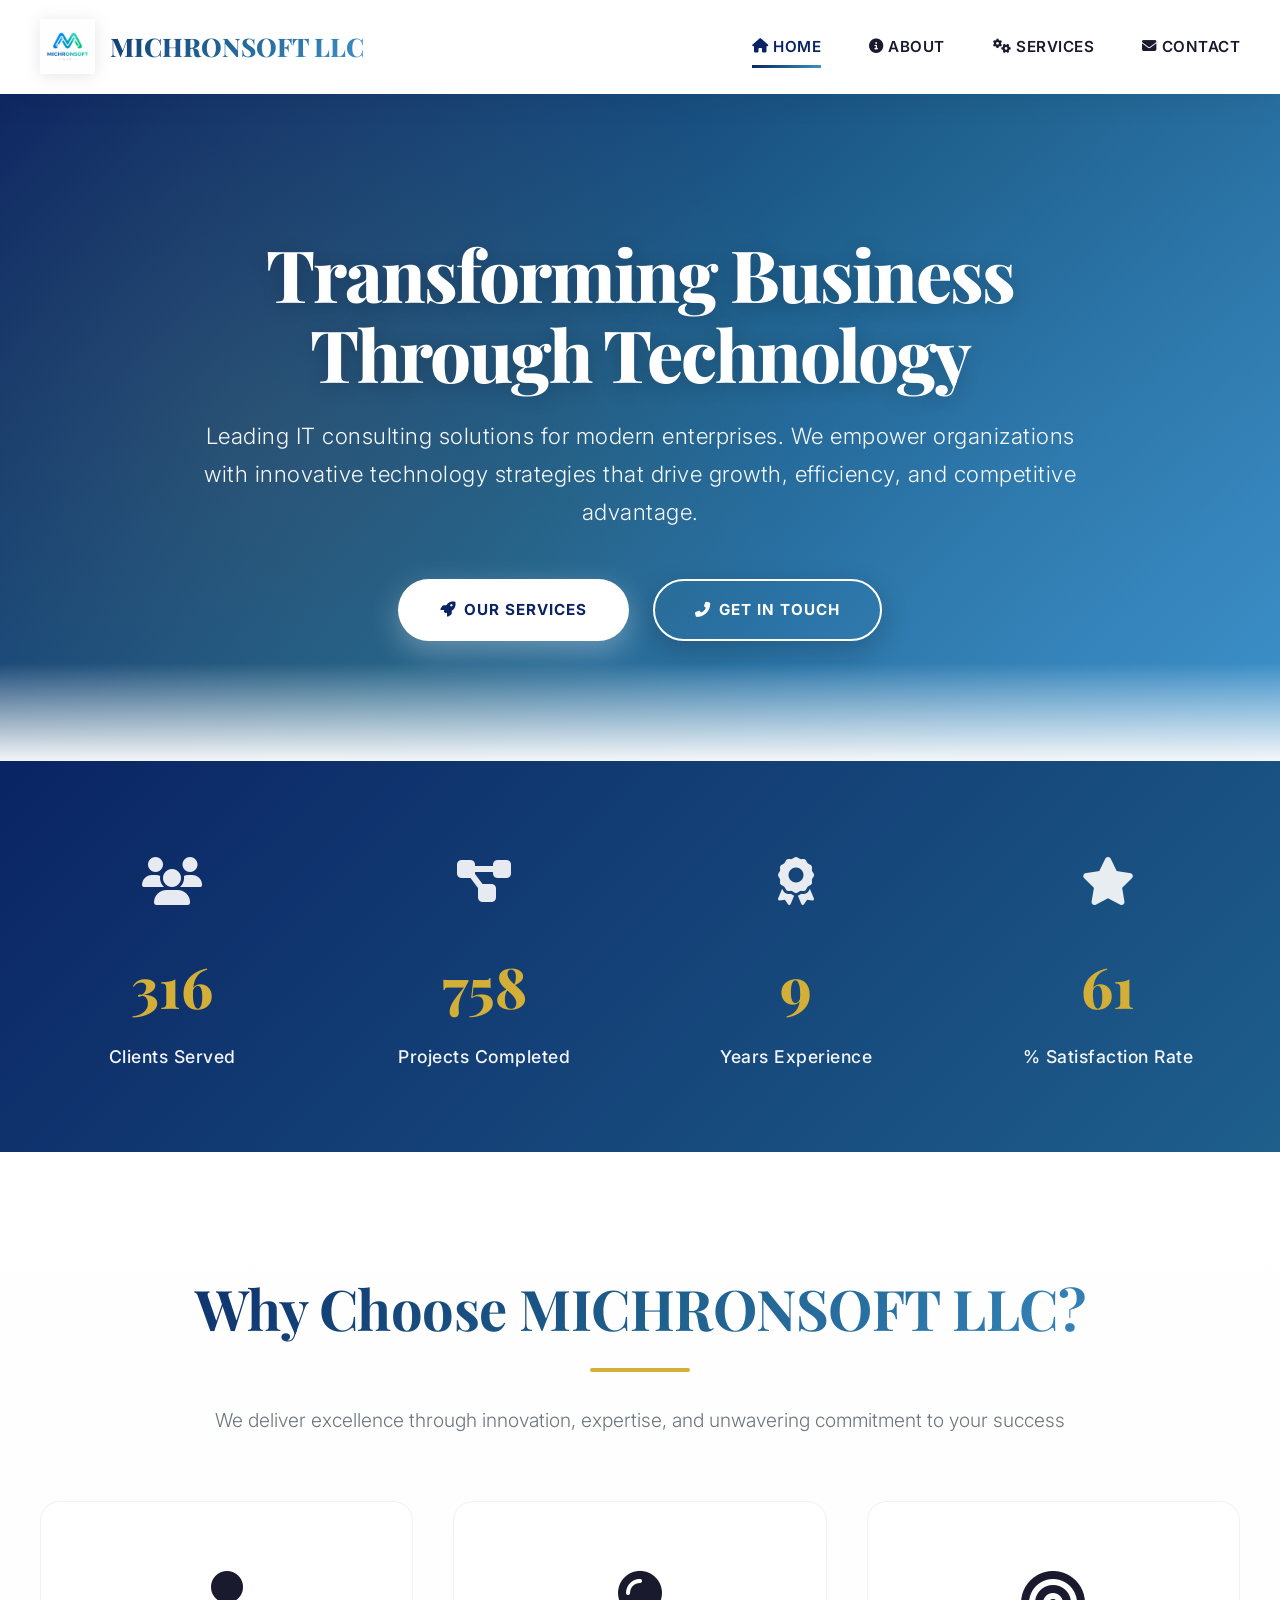
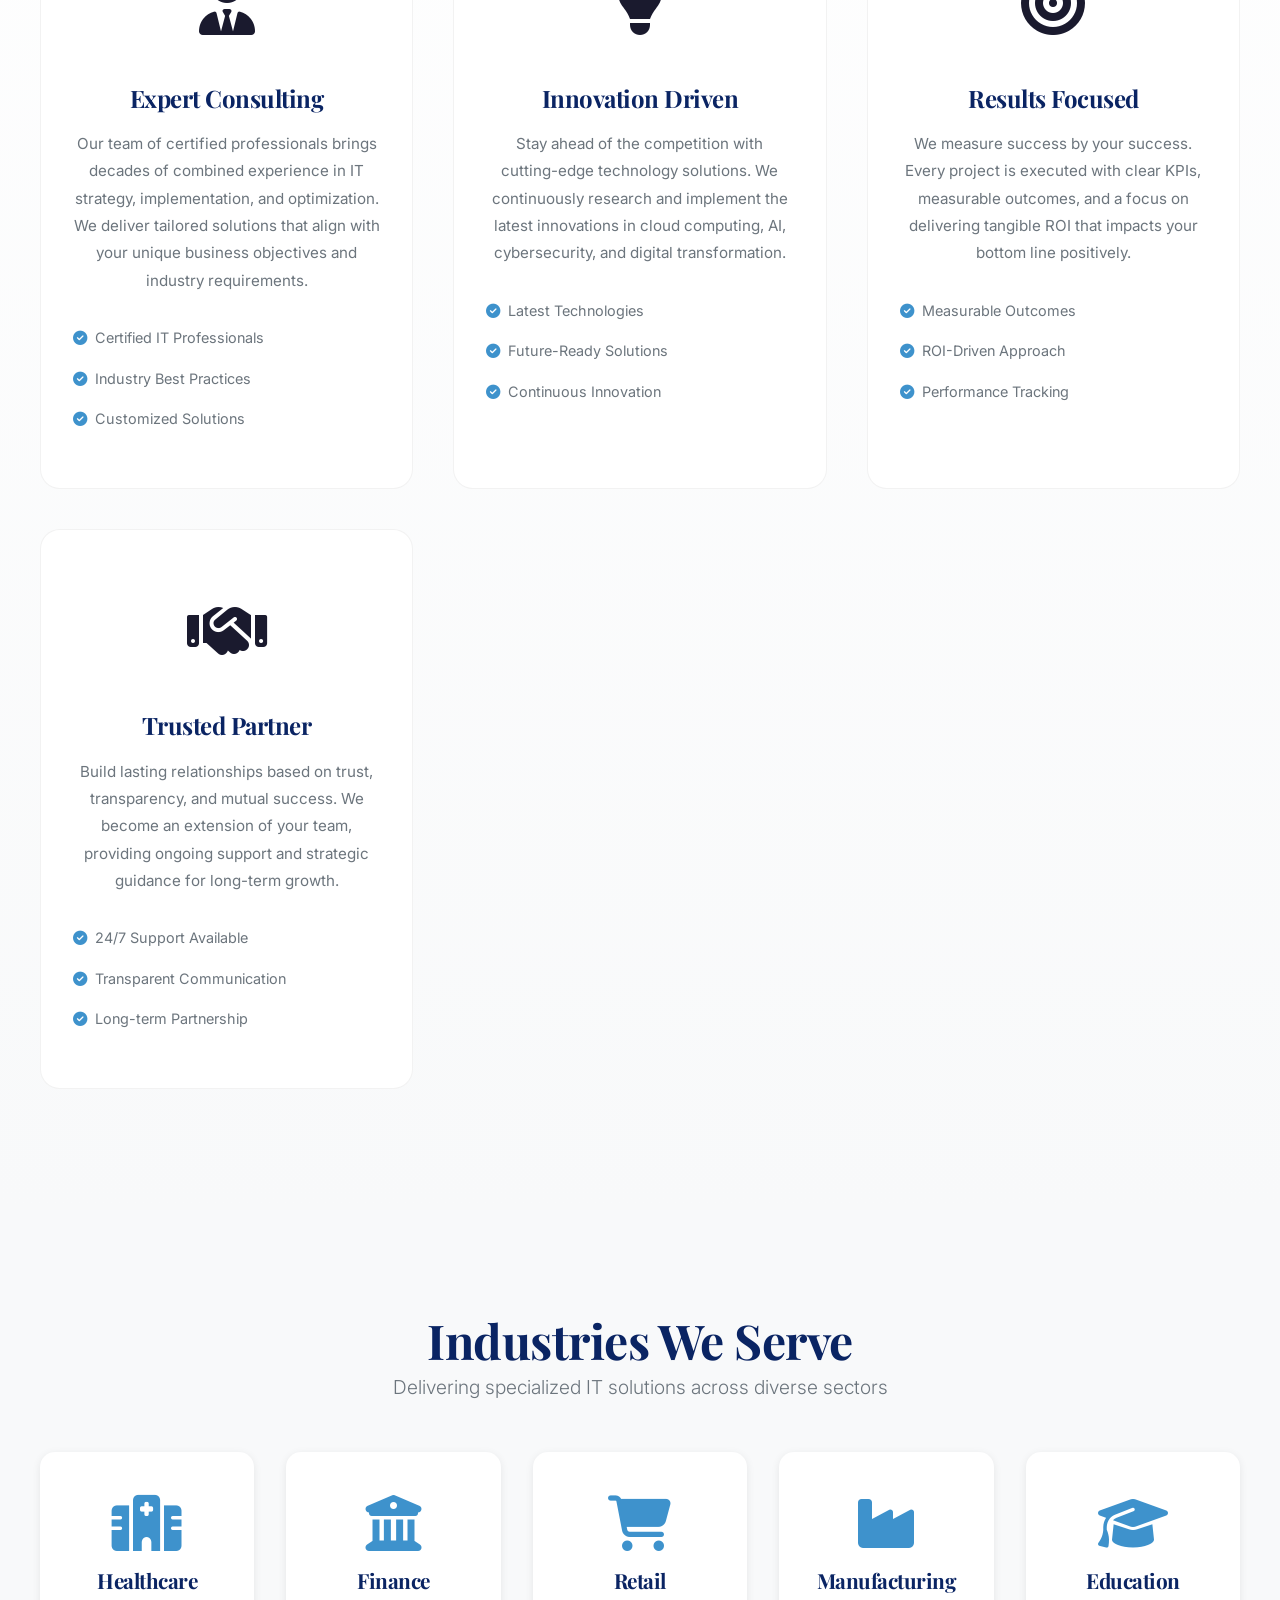
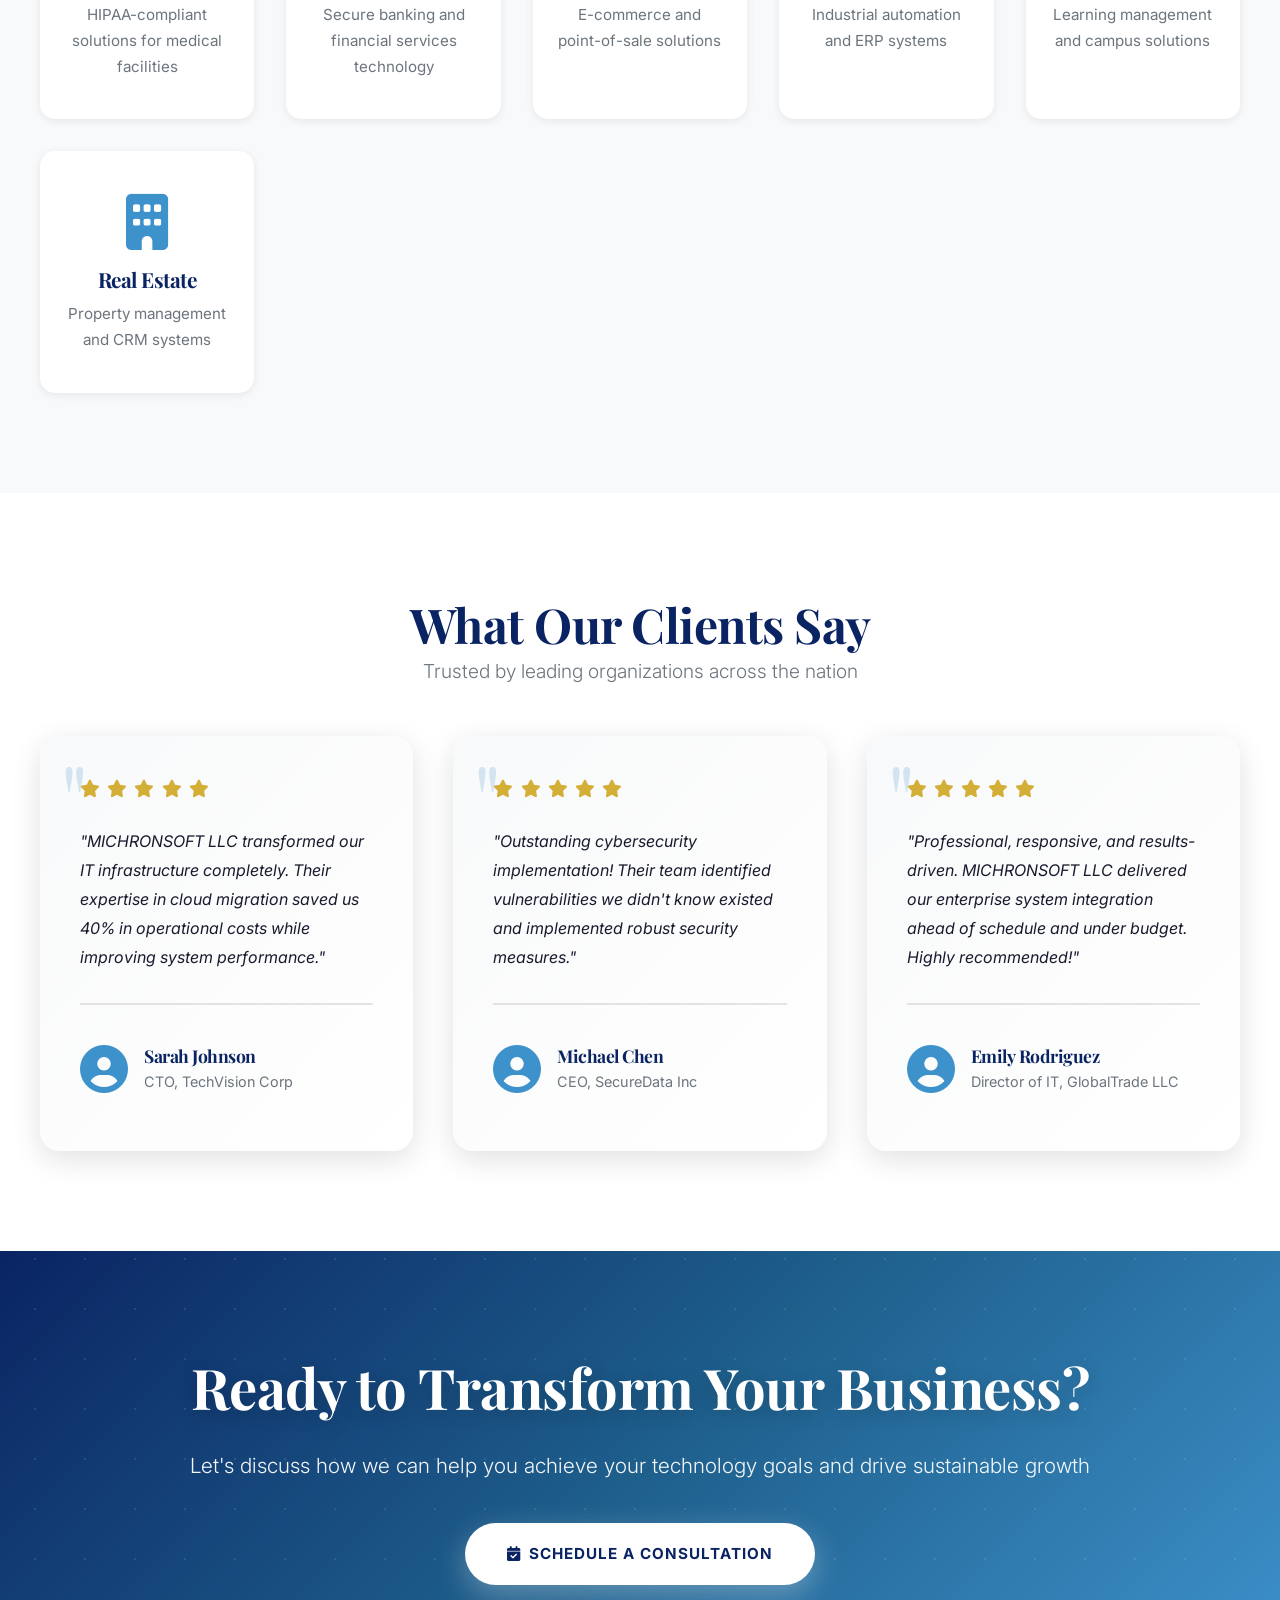
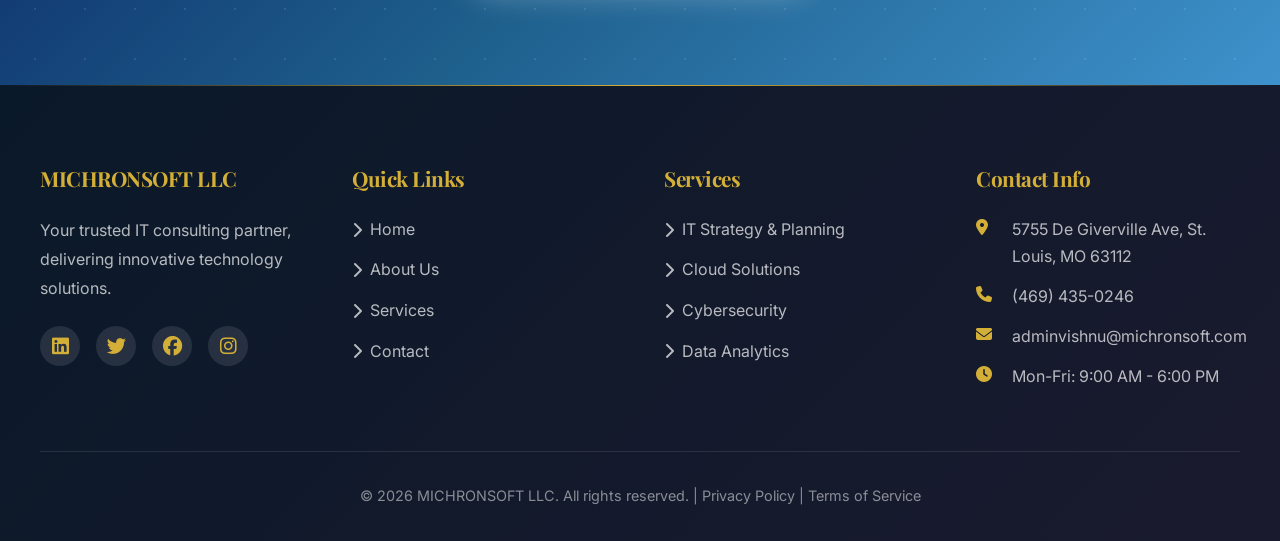
<file: index.html>
<!DOCTYPE html>
<html lang="en">
<head>
    <meta charset="UTF-8">
    <meta name="viewport" content="width=device-width, initial-scale=1.0">
    <title>MICHRONSOFT LLC - IT Consulting Solutions</title>
    <link rel="stylesheet" href="styles.css">
    <!-- Font Awesome for Professional Icons -->
    <link rel="stylesheet" href="https://cdnjs.cloudflare.com/ajax/libs/font-awesome/6.4.0/css/all.min.css">
    <!-- Favicon -->
    <link rel="icon" type="image/png" href="logo.png">
</head>
<body>
    <header>
        <nav class="navbar">
            <div class="container">
                <div class="logo">
                    <img src="logo.png" alt="MICHRONSOFT LLC Logo">
                    <span>MICHRONSOFT LLC</span>
                </div>
                <ul class="nav-menu">
                    <li><a href="index.html" class="active"><i class="fas fa-home"></i> Home</a></li>
                    <li><a href="about.html"><i class="fas fa-info-circle"></i> About</a></li>
                    <li><a href="services.html"><i class="fas fa-cogs"></i> Services</a></li>
                    <li><a href="contact.html"><i class="fas fa-envelope"></i> Contact</a></li>
                </ul>
            </div>
        </nav>
    </header>

    <section class="hero">
        <div class="container">
            <div class="hero-content">
                <h1>Transforming Business Through Technology</h1>
                <p>Leading IT consulting solutions for modern enterprises. We empower organizations with innovative technology strategies that drive growth, efficiency, and competitive advantage.</p>
                <div class="cta-buttons">
                    <a href="services.html" class="btn btn-primary"><i class="fas fa-rocket"></i> Our Services</a>
                    <a href="contact.html" class="btn btn-secondary"><i class="fas fa-phone-alt"></i> Get in Touch</a>
                </div>
            </div>
        </div>
    </section>

    <section class="stats-section">
        <div class="container">
            <div class="stats-grid">
                <div class="stat-item">
                    <div class="stat-icon"><i class="fas fa-users"></i></div>
                    <div class="stat-number" data-target="500">0</div>
                    <div class="stat-label">Clients Served</div>
                </div>
                <div class="stat-item">
                    <div class="stat-icon"><i class="fas fa-project-diagram"></i></div>
                    <div class="stat-number" data-target="1200">0</div>
                    <div class="stat-label">Projects Completed</div>
                </div>
                <div class="stat-item">
                    <div class="stat-icon"><i class="fas fa-award"></i></div>
                    <div class="stat-number" data-target="15">0</div>
                    <div class="stat-label">Years Experience</div>
                </div>
                <div class="stat-item">
                    <div class="stat-icon"><i class="fas fa-star"></i></div>
                    <div class="stat-number" data-target="98">0</div>
                    <div class="stat-label">% Satisfaction Rate</div>
                </div>
            </div>
        </div>
    </section>

    <section class="features">
        <div class="container">
            <h2>Why Choose MICHRONSOFT LLC?</h2>
            <p class="section-subtitle">We deliver excellence through innovation, expertise, and unwavering commitment to your success</p>
            <div class="features-grid">
                <div class="feature-card">
                    <div class="icon"><i class="fas fa-user-tie"></i></div>
                    <h3>Expert Consulting</h3>
                    <p>Our team of certified professionals brings decades of combined experience in IT strategy, implementation, and optimization. We deliver tailored solutions that align with your unique business objectives and industry requirements.</p>
                    <ul class="feature-list">
                        <li><i class="fas fa-check-circle"></i> Certified IT Professionals</li>
                        <li><i class="fas fa-check-circle"></i> Industry Best Practices</li>
                        <li><i class="fas fa-check-circle"></i> Customized Solutions</li>
                    </ul>
                </div>
                <div class="feature-card">
                    <div class="icon"><i class="fas fa-lightbulb"></i></div>
                    <h3>Innovation Driven</h3>
                    <p>Stay ahead of the competition with cutting-edge technology solutions. We continuously research and implement the latest innovations in cloud computing, AI, cybersecurity, and digital transformation.</p>
                    <ul class="feature-list">
                        <li><i class="fas fa-check-circle"></i> Latest Technologies</li>
                        <li><i class="fas fa-check-circle"></i> Future-Ready Solutions</li>
                        <li><i class="fas fa-check-circle"></i> Continuous Innovation</li>
                    </ul>
                </div>
                <div class="feature-card">
                    <div class="icon"><i class="fas fa-bullseye"></i></div>
                    <h3>Results Focused</h3>
                    <p>We measure success by your success. Every project is executed with clear KPIs, measurable outcomes, and a focus on delivering tangible ROI that impacts your bottom line positively.</p>
                    <ul class="feature-list">
                        <li><i class="fas fa-check-circle"></i> Measurable Outcomes</li>
                        <li><i class="fas fa-check-circle"></i> ROI-Driven Approach</li>
                        <li><i class="fas fa-check-circle"></i> Performance Tracking</li>
                    </ul>
                </div>
                <div class="feature-card">
                    <div class="icon"><i class="fas fa-handshake"></i></div>
                    <h3>Trusted Partner</h3>
                    <p>Build lasting relationships based on trust, transparency, and mutual success. We become an extension of your team, providing ongoing support and strategic guidance for long-term growth.</p>
                    <ul class="feature-list">
                        <li><i class="fas fa-check-circle"></i> 24/7 Support Available</li>
                        <li><i class="fas fa-check-circle"></i> Transparent Communication</li>
                        <li><i class="fas fa-check-circle"></i> Long-term Partnership</li>
                    </ul>
                </div>
            </div>
        </div>
    </section>

    <section class="industries-section">
        <div class="container">
            <h2>Industries We Serve</h2>
            <p class="section-subtitle">Delivering specialized IT solutions across diverse sectors</p>
            <div class="industries-grid">
                <div class="industry-card">
                    <i class="fas fa-hospital"></i>
                    <h4>Healthcare</h4>
                    <p>HIPAA-compliant solutions for medical facilities</p>
                </div>
                <div class="industry-card">
                    <i class="fas fa-university"></i>
                    <h4>Finance</h4>
                    <p>Secure banking and financial services technology</p>
                </div>
                <div class="industry-card">
                    <i class="fas fa-shopping-cart"></i>
                    <h4>Retail</h4>
                    <p>E-commerce and point-of-sale solutions</p>
                </div>
                <div class="industry-card">
                    <i class="fas fa-industry"></i>
                    <h4>Manufacturing</h4>
                    <p>Industrial automation and ERP systems</p>
                </div>
                <div class="industry-card">
                    <i class="fas fa-graduation-cap"></i>
                    <h4>Education</h4>
                    <p>Learning management and campus solutions</p>
                </div>
                <div class="industry-card">
                    <i class="fas fa-building"></i>
                    <h4>Real Estate</h4>
                    <p>Property management and CRM systems</p>
                </div>
            </div>
        </div>
    </section>

    <section class="testimonials-section">
        <div class="container">
            <h2>What Our Clients Say</h2>
            <p class="section-subtitle">Trusted by leading organizations across the nation</p>
            <div class="testimonials-grid">
                <div class="testimonial-card">
                    <div class="stars">
                        <i class="fas fa-star"></i>
                        <i class="fas fa-star"></i>
                        <i class="fas fa-star"></i>
                        <i class="fas fa-star"></i>
                        <i class="fas fa-star"></i>
                    </div>
                    <p>"MICHRONSOFT LLC transformed our IT infrastructure completely. Their expertise in cloud migration saved us 40% in operational costs while improving system performance."</p>
                    <div class="testimonial-author">
                        <div class="author-avatar"><i class="fas fa-user-circle"></i></div>
                        <div>
                            <h5>Sarah Johnson</h5>
                            <span>CTO, TechVision Corp</span>
                        </div>
                    </div>
                </div>
                <div class="testimonial-card">
                    <div class="stars">
                        <i class="fas fa-star"></i>
                        <i class="fas fa-star"></i>
                        <i class="fas fa-star"></i>
                        <i class="fas fa-star"></i>
                        <i class="fas fa-star"></i>
                    </div>
                    <p>"Outstanding cybersecurity implementation! Their team identified vulnerabilities we didn't know existed and implemented robust security measures."</p>
                    <div class="testimonial-author">
                        <div class="author-avatar"><i class="fas fa-user-circle"></i></div>
                        <div>
                            <h5>Michael Chen</h5>
                            <span>CEO, SecureData Inc</span>
                        </div>
                    </div>
                </div>
                <div class="testimonial-card">
                    <div class="stars">
                        <i class="fas fa-star"></i>
                        <i class="fas fa-star"></i>
                        <i class="fas fa-star"></i>
                        <i class="fas fa-star"></i>
                        <i class="fas fa-star"></i>
                    </div>
                    <p>"Professional, responsive, and results-driven. MICHRONSOFT LLC delivered our enterprise system integration ahead of schedule and under budget. Highly recommended!"</p>
                    <div class="testimonial-author">
                        <div class="author-avatar"><i class="fas fa-user-circle"></i></div>
                        <div>
                            <h5>Emily Rodriguez</h5>
                            <span>Director of IT, GlobalTrade LLC</span>
                        </div>
                    </div>
                </div>
            </div>
        </div>
    </section>

    <section class="cta-section">
        <div class="container">
            <h2>Ready to Transform Your Business?</h2>
            <p>Let's discuss how we can help you achieve your technology goals and drive sustainable growth</p>
            <a href="contact.html" class="btn btn-primary"><i class="fas fa-calendar-check"></i> Schedule a Consultation</a>
        </div>
    </section>

    <footer>
        <div class="container">
            <div class="footer-content">
                <div class="footer-section">
                    <h4>MICHRONSOFT LLC</h4>
                    <p>Your trusted IT consulting partner, delivering innovative technology solutions.</p>
                    <div class="social-links">
                        <a href="#"><i class="fab fa-linkedin"></i></a>
                        <a href="#"><i class="fab fa-twitter"></i></a>
                        <a href="#"><i class="fab fa-facebook"></i></a>
                        <a href="#"><i class="fab fa-instagram"></i></a>
                    </div>
                </div>
                <div class="footer-section">
                    <h4>Quick Links</h4>
                    <ul>
                        <li><a href="index.html"><i class="fas fa-chevron-right"></i> Home</a></li>
                        <li><a href="about.html"><i class="fas fa-chevron-right"></i> About Us</a></li>
                        <li><a href="services.html"><i class="fas fa-chevron-right"></i> Services</a></li>
                        <li><a href="contact.html"><i class="fas fa-chevron-right"></i> Contact</a></li>
                    </ul>
                </div>
                <div class="footer-section">
                    <h4>Services</h4>
                    <ul>
                        <li><a href="services.html"><i class="fas fa-chevron-right"></i> IT Strategy & Planning</a></li>
                        <li><a href="services.html"><i class="fas fa-chevron-right"></i> Cloud Solutions</a></li>
                        <li><a href="services.html"><i class="fas fa-chevron-right"></i> Cybersecurity</a></li>
                        <li><a href="services.html"><i class="fas fa-chevron-right"></i> Data Analytics</a></li>
                    </ul>
                </div>
                <div class="footer-section">
                    <h4>Contact Info</h4>
                    <ul class="contact-info">
                        <li><i class="fas fa-map-marker-alt"></i> 5755 De Giverville Ave, St. Louis, MO 63112</li>
                        <li><i class="fas fa-phone"></i> (469) 435-0246</li>
                        <li><i class="fas fa-envelope"></i> adminvishnu@michronsoft.com</li>
                        <li><i class="fas fa-clock"></i> Mon-Fri: 9:00 AM - 6:00 PM</li>
                    </ul>
                </div>
            </div>
            <div class="footer-bottom">
                <p>&copy; 2026 MICHRONSOFT LLC. All rights reserved. | <a href="#">Privacy Policy</a> | <a href="#">Terms of Service</a></p>
            </div>
        </div>
    </footer>

    <script src="script.js"></script>
</body>
</html>
</file>
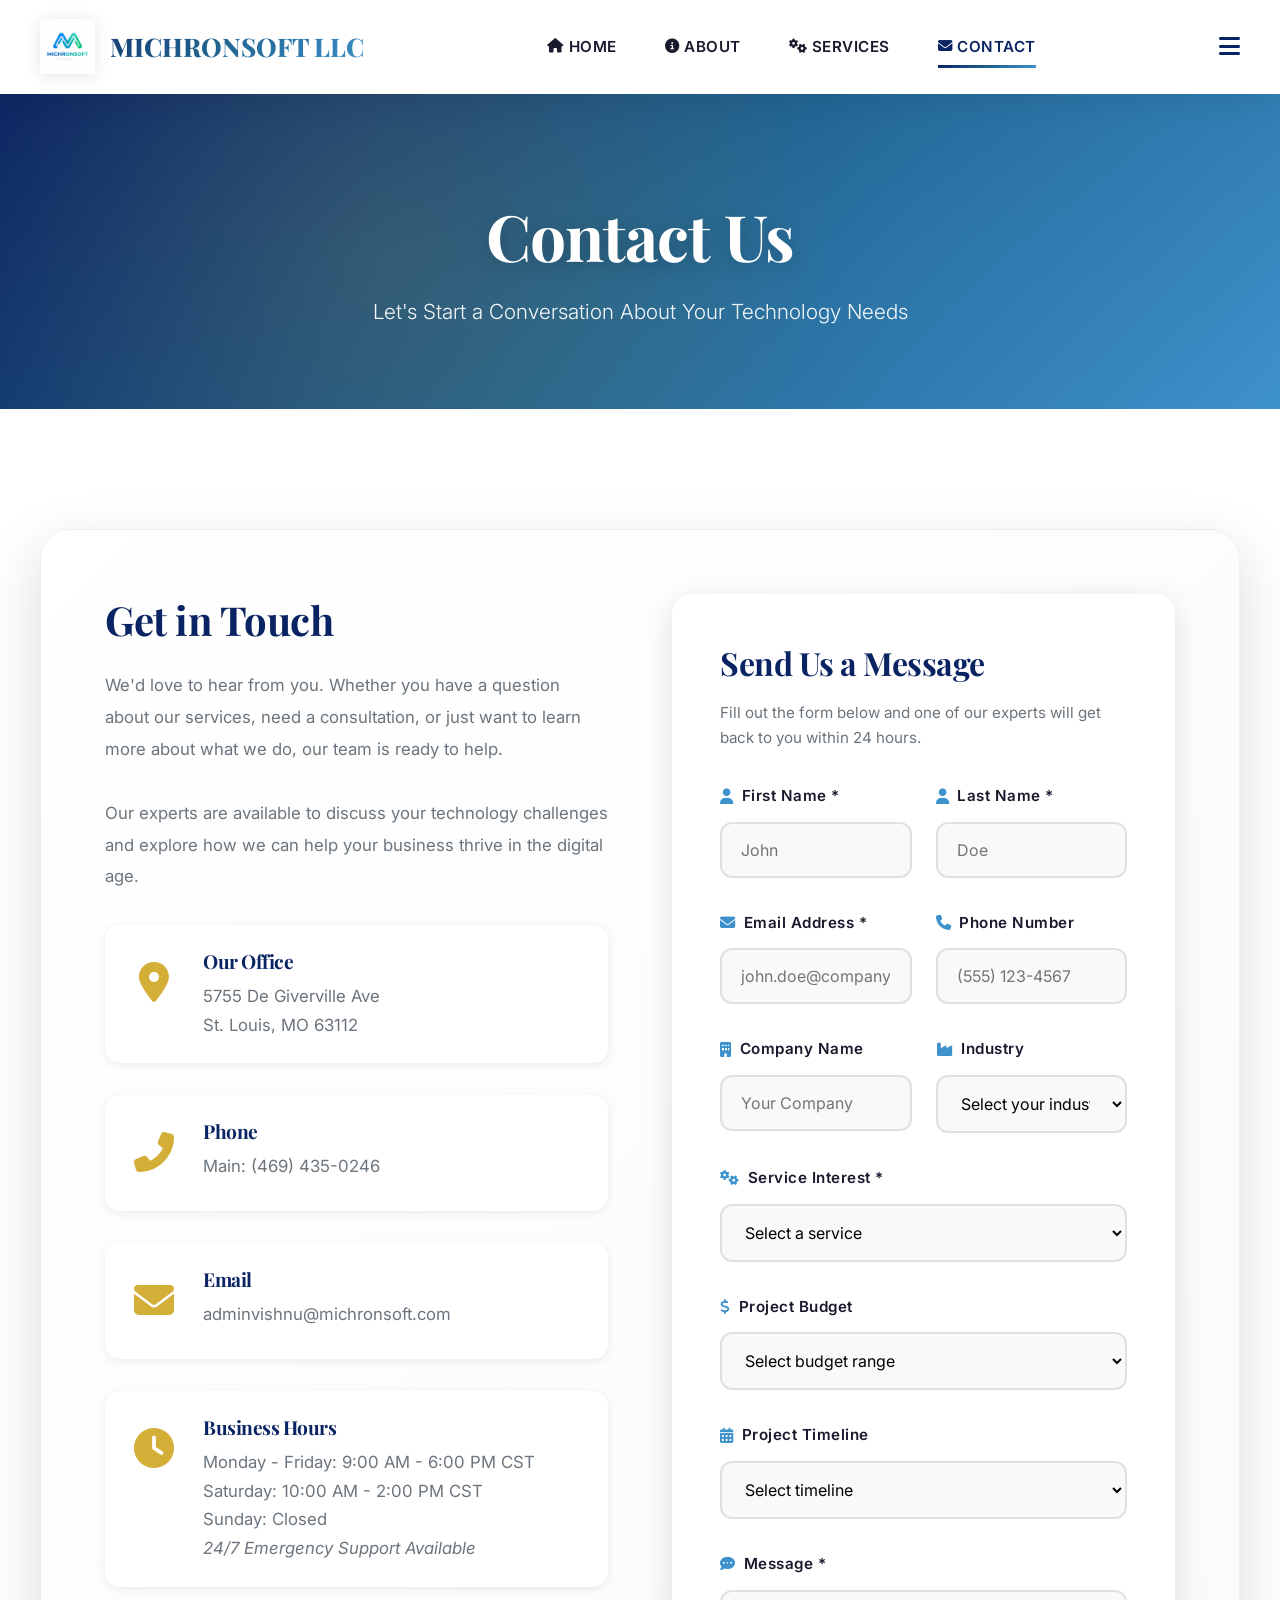
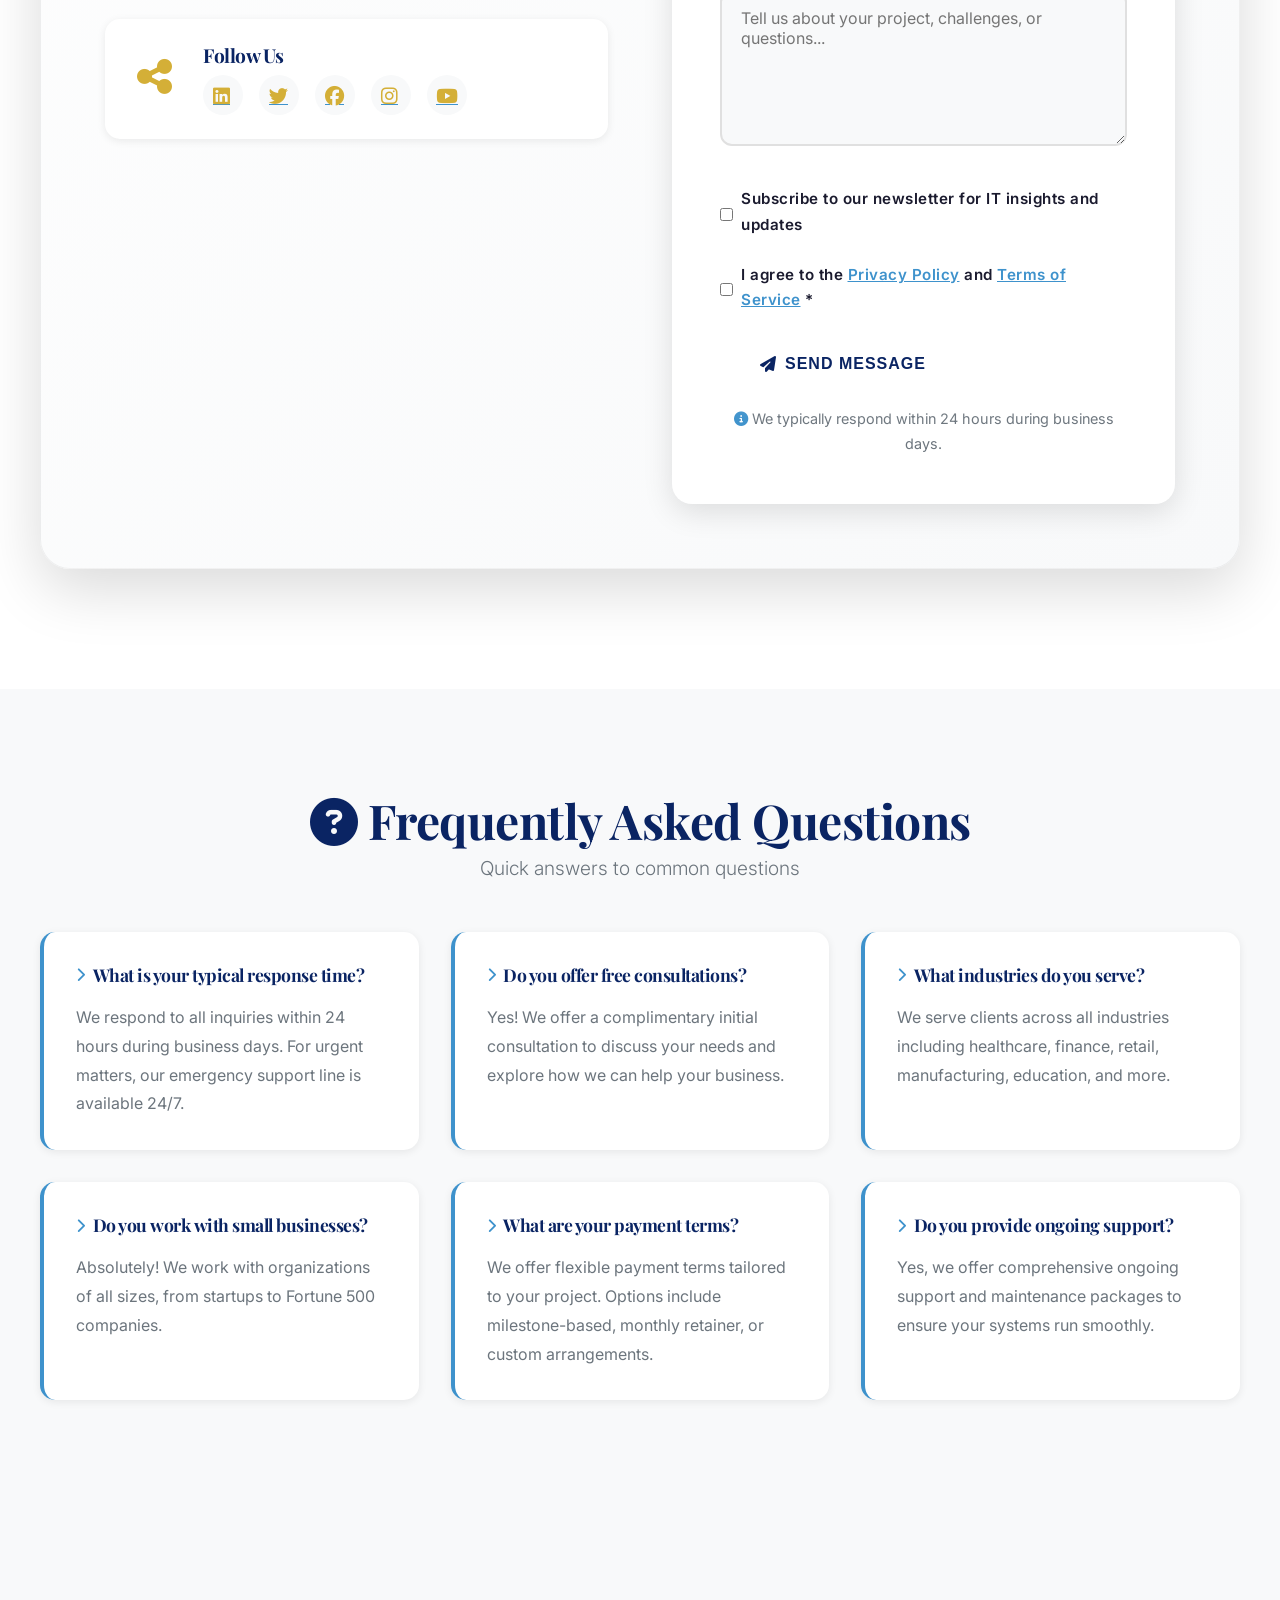
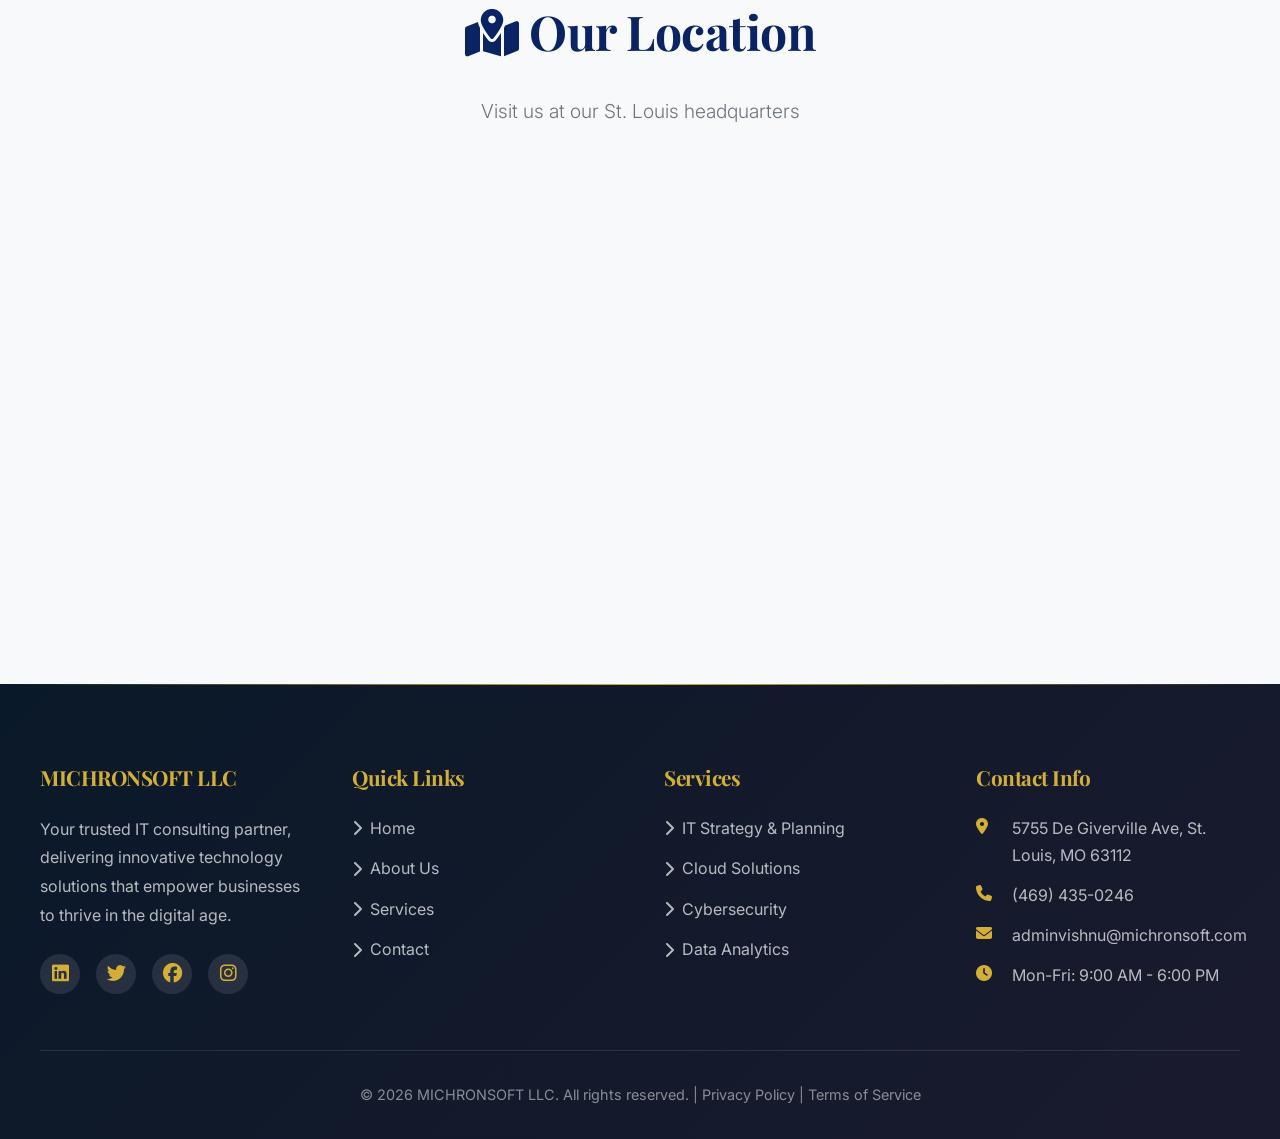
<file: contact.html>
<!DOCTYPE html>
<html lang="en">
<head>
    <meta charset="UTF-8">
    <meta name="viewport" content="width=device-width, initial-scale=1.0">
    <title>Contact Us - MICHRONSOFT LLC</title>
    <link rel="stylesheet" href="styles.css">
    <link rel="stylesheet" href="https://cdnjs.cloudflare.com/ajax/libs/font-awesome/6.4.0/css/all.min.css">
    <link rel="icon" type="image/png" href="logo.png">
</head>
<body>
    <header>
        <nav class="navbar">
            <div class="container">
                <div class="logo">
                    <img src="logo.png" alt="MICHRONSOFT LLC Logo">
                    <span>MICHRONSOFT LLC</span>
                </div>
                <ul class="nav-menu">
                    <li><a href="index.html"><i class="fas fa-home"></i> Home</a></li>
                    <li><a href="about.html"><i class="fas fa-info-circle"></i> About</a></li>
                    <li><a href="services.html"><i class="fas fa-cogs"></i> Services</a></li>
                    <li><a href="contact.html" class="active"><i class="fas fa-envelope"></i> Contact</a></li>
                </ul>
            </div>
        </nav>
    </header>

    <section class="page-header">
        <div class="container">
            <h1>Contact Us</h1>
            <p>Let's Start a Conversation About Your Technology Needs</p>
        </div>
    </section>

    <section class="contact-content">
        <div class="container">
            <div class="contact-wrapper">
                <div class="contact-info">
                    <h2>Get in Touch</h2>
                    <p>We'd love to hear from you. Whether you have a question about our services, need a consultation, or just want to learn more about what we do, our team is ready to help.</p>
                    <p>Our experts are available to discuss your technology challenges and explore how we can help your business thrive in the digital age.</p>
                    
                    <div class="contact-details">
                        <div class="contact-item">
                            <div class="contact-icon"><i class="fas fa-map-marker-alt"></i></div>
                            <div>
                                <h4>Our Office</h4>
                                <p>5755 De Giverville Ave<br>St. Louis, MO 63112</p>
                            </div>
                        </div>
                        
                        <div class="contact-item">
                            <div class="contact-icon"><i class="fas fa-phone-alt"></i></div>
                            <div>
                                <h4>Phone</h4>
                                <p>Main: (469) 435-0246</p>
                            </div>
                        </div>
                        
                        <div class="contact-item">
                            <div class="contact-icon"><i class="fas fa-envelope"></i></div>
                            <div>
                                <h4>Email</h4>
                                <p>adminvishnu@michronsoft.com</p>
                            </div>
                        </div>
                        
                        <div class="contact-item">
                            <div class="contact-icon"><i class="fas fa-clock"></i></div>
                            <div>
                                <h4>Business Hours</h4>
                                <p>Monday - Friday: 9:00 AM - 6:00 PM CST<br>Saturday: 10:00 AM - 2:00 PM CST<br>Sunday: Closed<br><em>24/7 Emergency Support Available</em></p>
                            </div>
                        </div>

                        <div class="contact-item">
                            <div class="contact-icon"><i class="fas fa-share-alt"></i></div>
                            <div>
                                <h4>Follow Us</h4>
                                <div class="social-links-contact">
                                    <a href="#" title="LinkedIn"><i class="fab fa-linkedin"></i></a>
                                    <a href="#" title="Twitter"><i class="fab fa-twitter"></i></a>
                                    <a href="#" title="Facebook"><i class="fab fa-facebook"></i></a>
                                    <a href="#" title="Instagram"><i class="fab fa-instagram"></i></a>
                                    <a href="#" title="YouTube"><i class="fab fa-youtube"></i></a>
                                </div>
                            </div>
                        </div>
                    </div>
                </div>

                <div class="contact-form-wrapper">
                    <h3>Send Us a Message</h3>
                    <p class="form-intro">Fill out the form below and one of our experts will get back to you within 24 hours.</p>
                    <form class="contact-form" action="#" method="POST">
                        <div class="form-row">
                            <div class="form-group">
                                <label for="firstName"><i class="fas fa-user"></i> First Name *</label>
                                <input type="text" id="firstName" name="firstName" required placeholder="John">
                            </div>
                            
                            <div class="form-group">
                                <label for="lastName"><i class="fas fa-user"></i> Last Name *</label>
                                <input type="text" id="lastName" name="lastName" required placeholder="Doe">
                            </div>
                        </div>
                        
                        <div class="form-row">
                            <div class="form-group">
                                <label for="email"><i class="fas fa-envelope"></i> Email Address *</label>
                                <input type="email" id="email" name="email" required placeholder="john.doe@company.com">
                            </div>
                            
                            <div class="form-group">
                                <label for="phone"><i class="fas fa-phone"></i> Phone Number</label>
                                <input type="tel" id="phone" name="phone" placeholder="(555) 123-4567">
                            </div>
                        </div>
                        
                        <div class="form-row">
                            <div class="form-group">
                                <label for="company"><i class="fas fa-building"></i> Company Name</label>
                                <input type="text" id="company" name="company" placeholder="Your Company">
                            </div>
                            
                            <div class="form-group">
                                <label for="industry"><i class="fas fa-industry"></i> Industry</label>
                                <select id="industry" name="industry">
                                    <option value="">Select your industry</option>
                                    <option value="healthcare">Healthcare</option>
                                    <option value="finance">Finance & Banking</option>
                                    <option value="retail">Retail & E-commerce</option>
                                    <option value="manufacturing">Manufacturing</option>
                                    <option value="education">Education</option>
                                    <option value="realestate">Real Estate</option>
                                    <option value="technology">Technology</option>
                                    <option value="other">Other</option>
                                </select>
                            </div>
                        </div>
                        
                        <div class="form-group">
                            <label for="service"><i class="fas fa-cogs"></i> Service Interest *</label>
                            <select id="service" name="service" required>
                                <option value="">Select a service</option>
                                <option value="strategy">IT Strategy & Planning</option>
                                <option value="cloud">Cloud Solutions</option>
                                <option value="security">Cybersecurity</option>
                                <option value="analytics">Data Analytics & BI</option>
                                <option value="integration">System Integration</option>
                                <option value="training">IT Training & Support</option>
                                <option value="mobile">Mobile Solutions</option>
                                <option value="network">Network Infrastructure</option>
                                <option value="ai">AI & Machine Learning</option>
                                <option value="consultation">General Consultation</option>
                                <option value="other">Other</option>
                            </select>
                        </div>

                        <div class="form-group">
                            <label for="budget"><i class="fas fa-dollar-sign"></i> Project Budget</label>
                            <select id="budget" name="budget">
                                <option value="">Select budget range</option>
                                <option value="under25k">Under $25,000</option>
                                <option value="25k-50k">$25,000 - $50,000</option>
                                <option value="50k-100k">$50,000 - $100,000</option>
<option value="100k-250k">$100,000 - $250,000</option>
<option value="250k-500k">$250,000 - $500,000</option>
<option value="over500k">Over $500,000</option>
</select>
</div>
                  <div class="form-group">
                      <label for="timeline"><i class="fas fa-calendar-alt"></i> Project Timeline</label>
                      <select id="timeline" name="timeline">
                          <option value="">Select timeline</option>
                          <option value="immediate">Immediate (Within 1 month)</option>
                          <option value="short">Short-term (1-3 months)</option>
                          <option value="medium">Medium-term (3-6 months)</option>
                          <option value="long">Long-term (6+ months)</option>
                          <option value="flexible">Flexible</option>
                      </select>
                  </div>
                  
                  <div class="form-group">
                      <label for="message"><i class="fas fa-comment-dots"></i> Message *</label>
                      <textarea id="message" name="message" rows="6" required placeholder="Tell us about your project, challenges, or questions..."></textarea>
                  </div>

                  <div class="form-group checkbox-group">
                      <label class="checkbox-label">
                          <input type="checkbox" name="newsletter" id="newsletter">
                          <span>Subscribe to our newsletter for IT insights and updates</span>
                      </label>
                  </div>

                  <div class="form-group checkbox-group">
                      <label class="checkbox-label">
                          <input type="checkbox" name="terms" id="terms" required>
                          <span>I agree to the <a href="#">Privacy Policy</a> and <a href="#">Terms of Service</a> *</span>
                      </label>
                  </div>
                  
                  <button type="submit" class="btn btn-primary"><i class="fas fa-paper-plane"></i> Send Message</button>
                  <p class="form-note"><i class="fas fa-info-circle"></i> We typically respond within 24 hours during business days.</p>
              </form>
          </div>
      </div>
  </div>
</section> <section class="faq-section"> <div class="container"> <h2><i class="fas fa-question-circle"></i> Frequently Asked Questions</h2> <p class="section-subtitle">Quick answers to common questions</p> <div class="faq-grid"> <div class="faq-item"> <h4><i class="fas fa-chevron-right"></i> What is your typical response time?</h4> <p>We respond to all inquiries within 24 hours during business days. For urgent matters, our emergency support line is available 24/7.</p> </div> <div class="faq-item"> <h4><i class="fas fa-chevron-right"></i> Do you offer free consultations?</h4> <p>Yes! We offer a complimentary initial consultation to discuss your needs and explore how we can help your business.</p> </div> <div class="faq-item"> <h4><i class="fas fa-chevron-right"></i> What industries do you serve?</h4> <p>We serve clients across all industries including healthcare, finance, retail, manufacturing, education, and more.</p> </div> <div class="faq-item"> <h4><i class="fas fa-chevron-right"></i> Do you work with small businesses?</h4> <p>Absolutely! We work with organizations of all sizes, from startups to Fortune 500 companies.</p> </div> <div class="faq-item"> <h4><i class="fas fa-chevron-right"></i> What are your payment terms?</h4> <p>We offer flexible payment terms tailored to your project. Options include milestone-based, monthly retainer, or custom arrangements.</p> </div> <div class="faq-item"> <h4><i class="fas fa-chevron-right"></i> Do you provide ongoing support?</h4> <p>Yes, we offer comprehensive ongoing support and maintenance packages to ensure your systems run smoothly.</p> </div> </div> </div> </section> 

<section class="map-section">
    <div class="container">
        <h2><i class="fas fa-map-marked-alt"></i> Our Location</h2>
        <p class="section-subtitle">Visit us at our St. Louis headquarters</p>
        <div class="map-container">
      <iframe
        src="https://www.google.com/maps?q=5755+De+Giverville+Ave+St+Louis+MO+63112&output=embed"
        width="100%"
        height="400"
        style="border:0; border-radius:10px;"
        allowfullscreen=""
        loading="lazy">
      </iframe>
    </div>
    </div>
</section>

<footer> <div class="container"> <div class="footer-content"> <div class="footer-section"> <h4>MICHRONSOFT LLC</h4> <p>Your trusted IT consulting partner, delivering innovative technology solutions that empower businesses to thrive in the digital age.</p> <div class="social-links"> <a href="#"><i class="fab fa-linkedin"></i></a> <a href="#"><i class="fab fa-twitter"></i></a> <a href="#"><i class="fab fa-facebook"></i></a> <a href="#"><i class="fab fa-instagram"></i></a> </div> </div> <div class="footer-section"> <h4>Quick Links</h4> <ul> <li><a href="index.html"><i class="fas fa-chevron-right"></i> Home</a></li> <li><a href="about.html"><i class="fas fa-chevron-right"></i> About Us</a></li> <li><a href="services.html"><i class="fas fa-chevron-right"></i> Services</a></li> <li><a href="contact.html"><i class="fas fa-chevron-right"></i> Contact</a></li> </ul> </div> <div class="footer-section"> <h4>Services</h4> <ul> <li><a href="services.html"><i class="fas fa-chevron-right"></i> IT Strategy & Planning</a></li> <li><a href="services.html"><i class="fas fa-chevron-right"></i> Cloud Solutions</a></li> <li><a href="services.html"><i class="fas fa-chevron-right"></i> Cybersecurity</a></li> <li><a href="services.html"><i class="fas fa-chevron-right"></i> Data Analytics</a></li> </ul> </div> <div class="footer-section">
                    <h4>Contact Info</h4>
                    <ul class="contact-info">
                        <li><i class="fas fa-map-marker-alt"></i> 5755 De Giverville Ave, St. Louis, MO 63112</li>
                        <li><i class="fas fa-phone"></i> (469) 435-0246</li>
                        <li><i class="fas fa-envelope"></i> adminvishnu@michronsoft.com</li>
                        <li><i class="fas fa-clock"></i> Mon-Fri: 9:00 AM - 6:00 PM</li>
                    </ul>
                </div> </div> <div class="footer-bottom"> <p>&copy; 2026 MICHRONSOFT LLC. All rights reserved. | <a href="#">Privacy Policy</a> | <a href="#">Terms of Service</a></p> </div> </div> </footer> <script src="script.js"></script>
</body> </html>
</file>
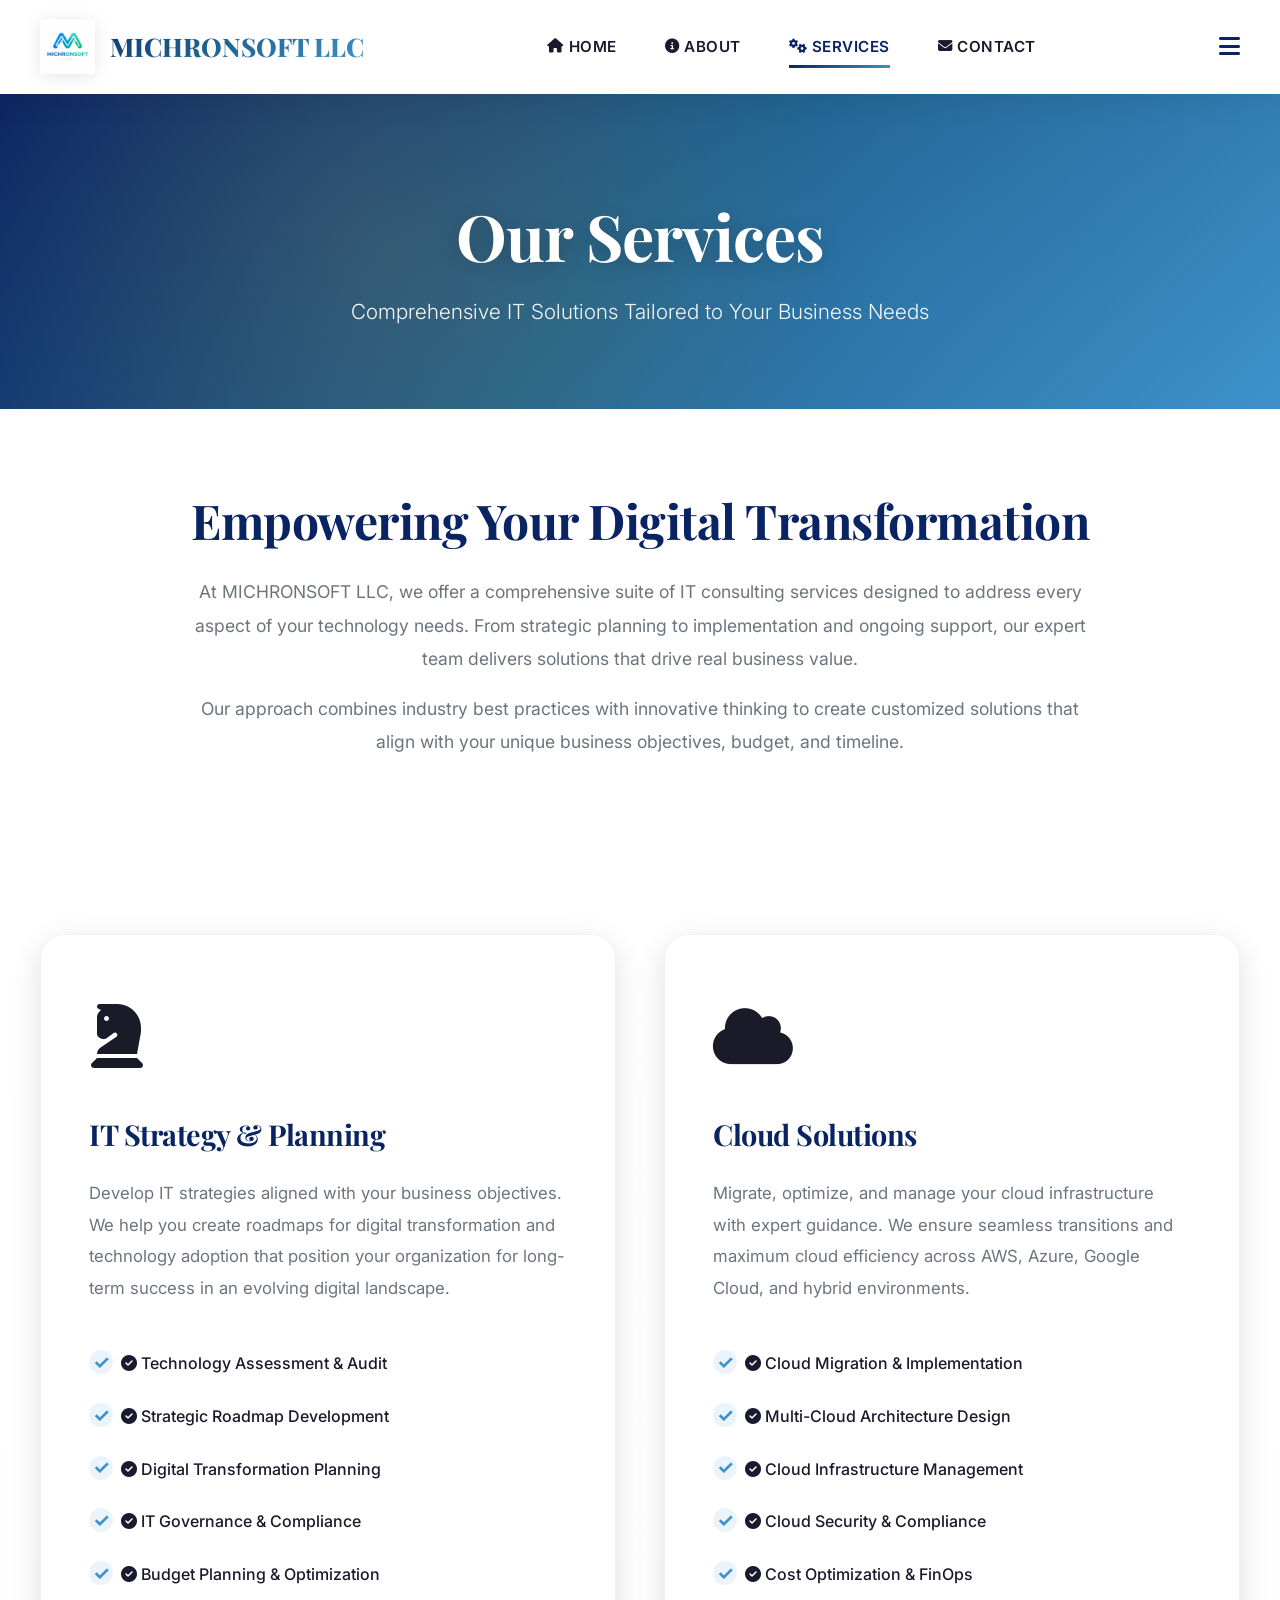
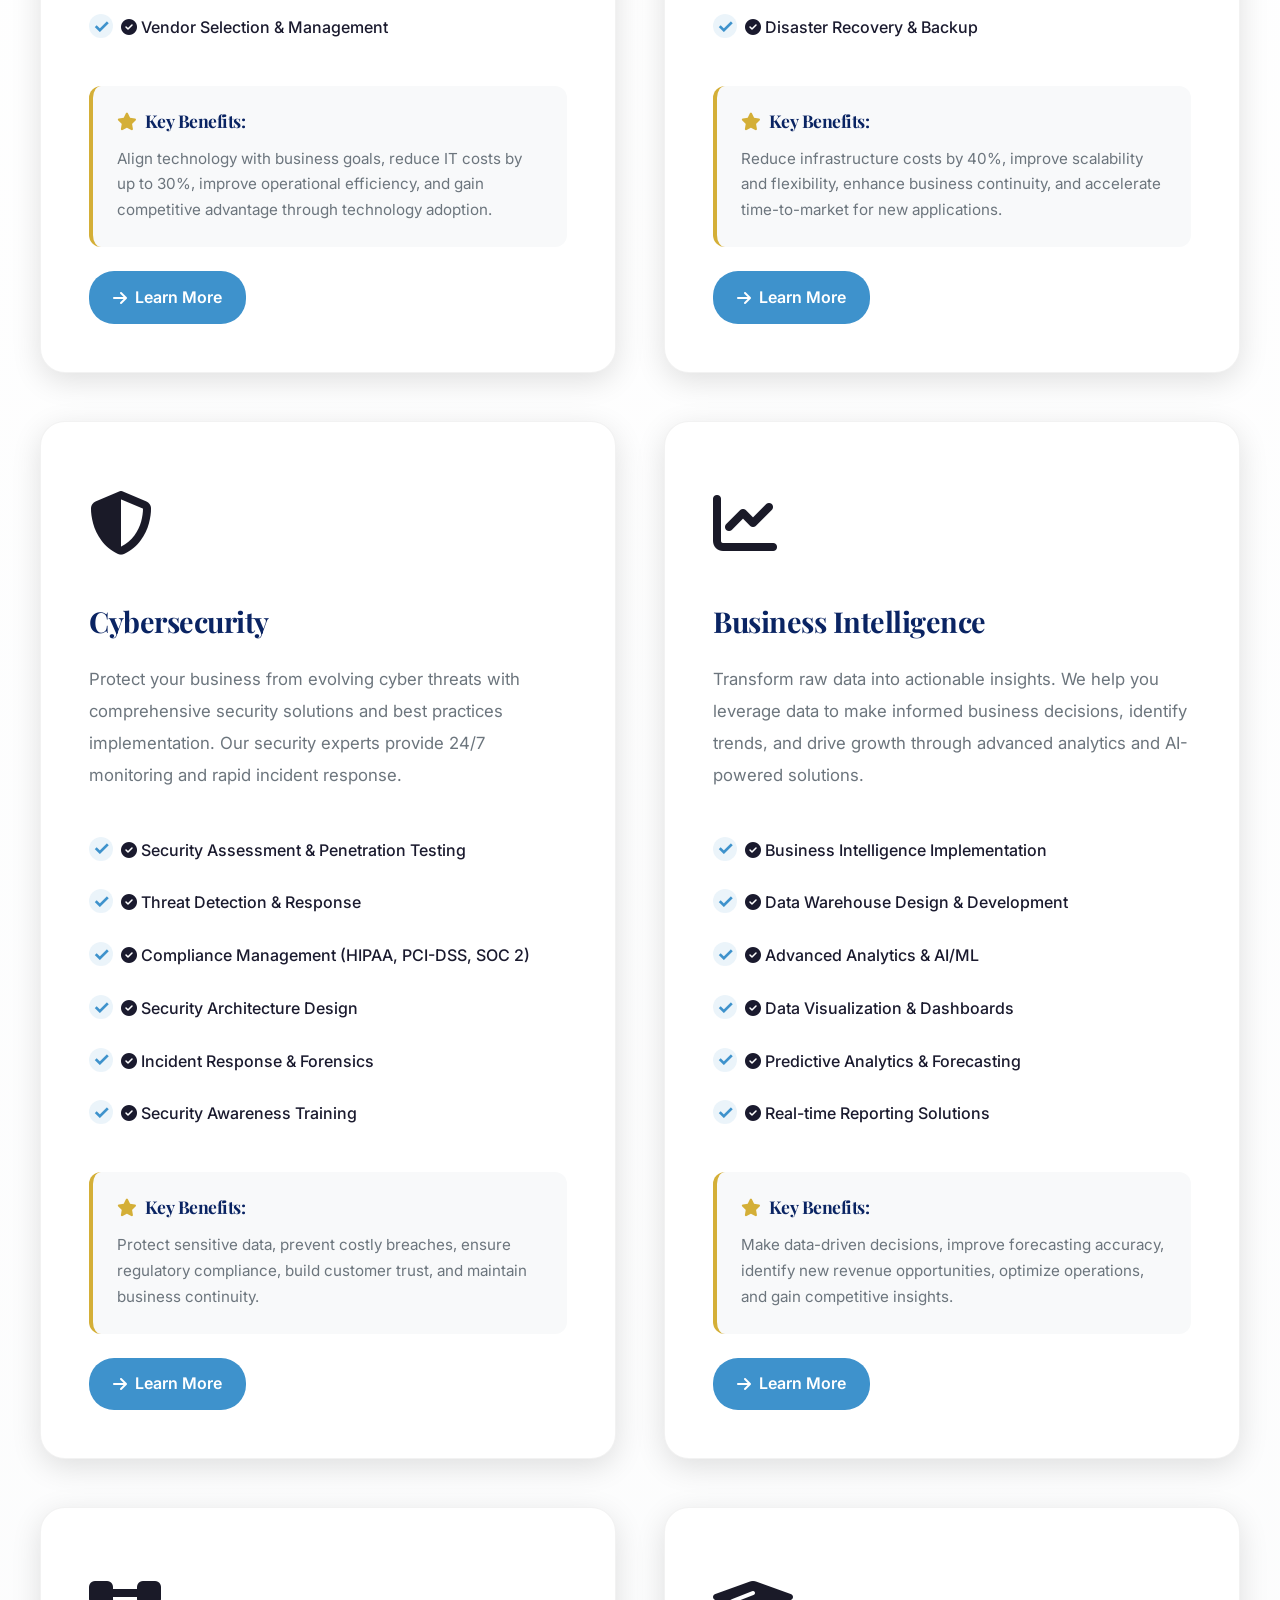
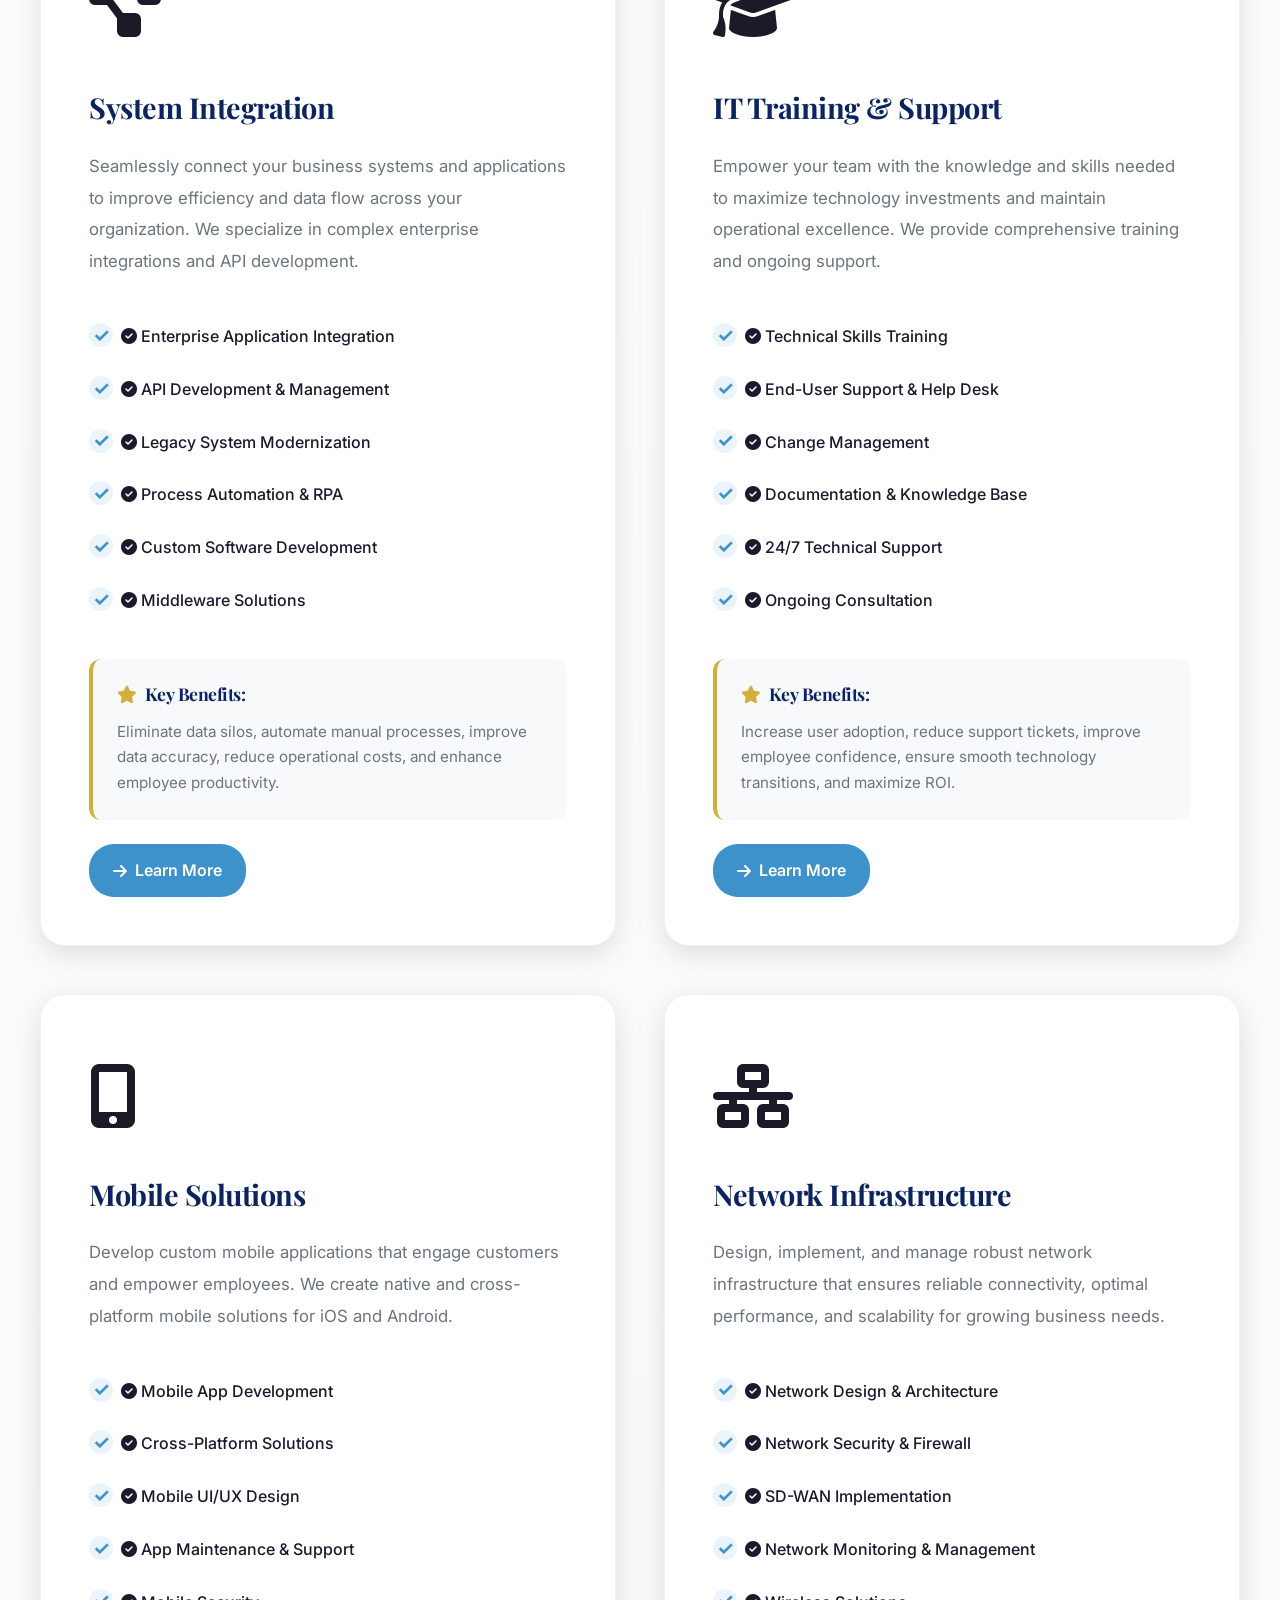
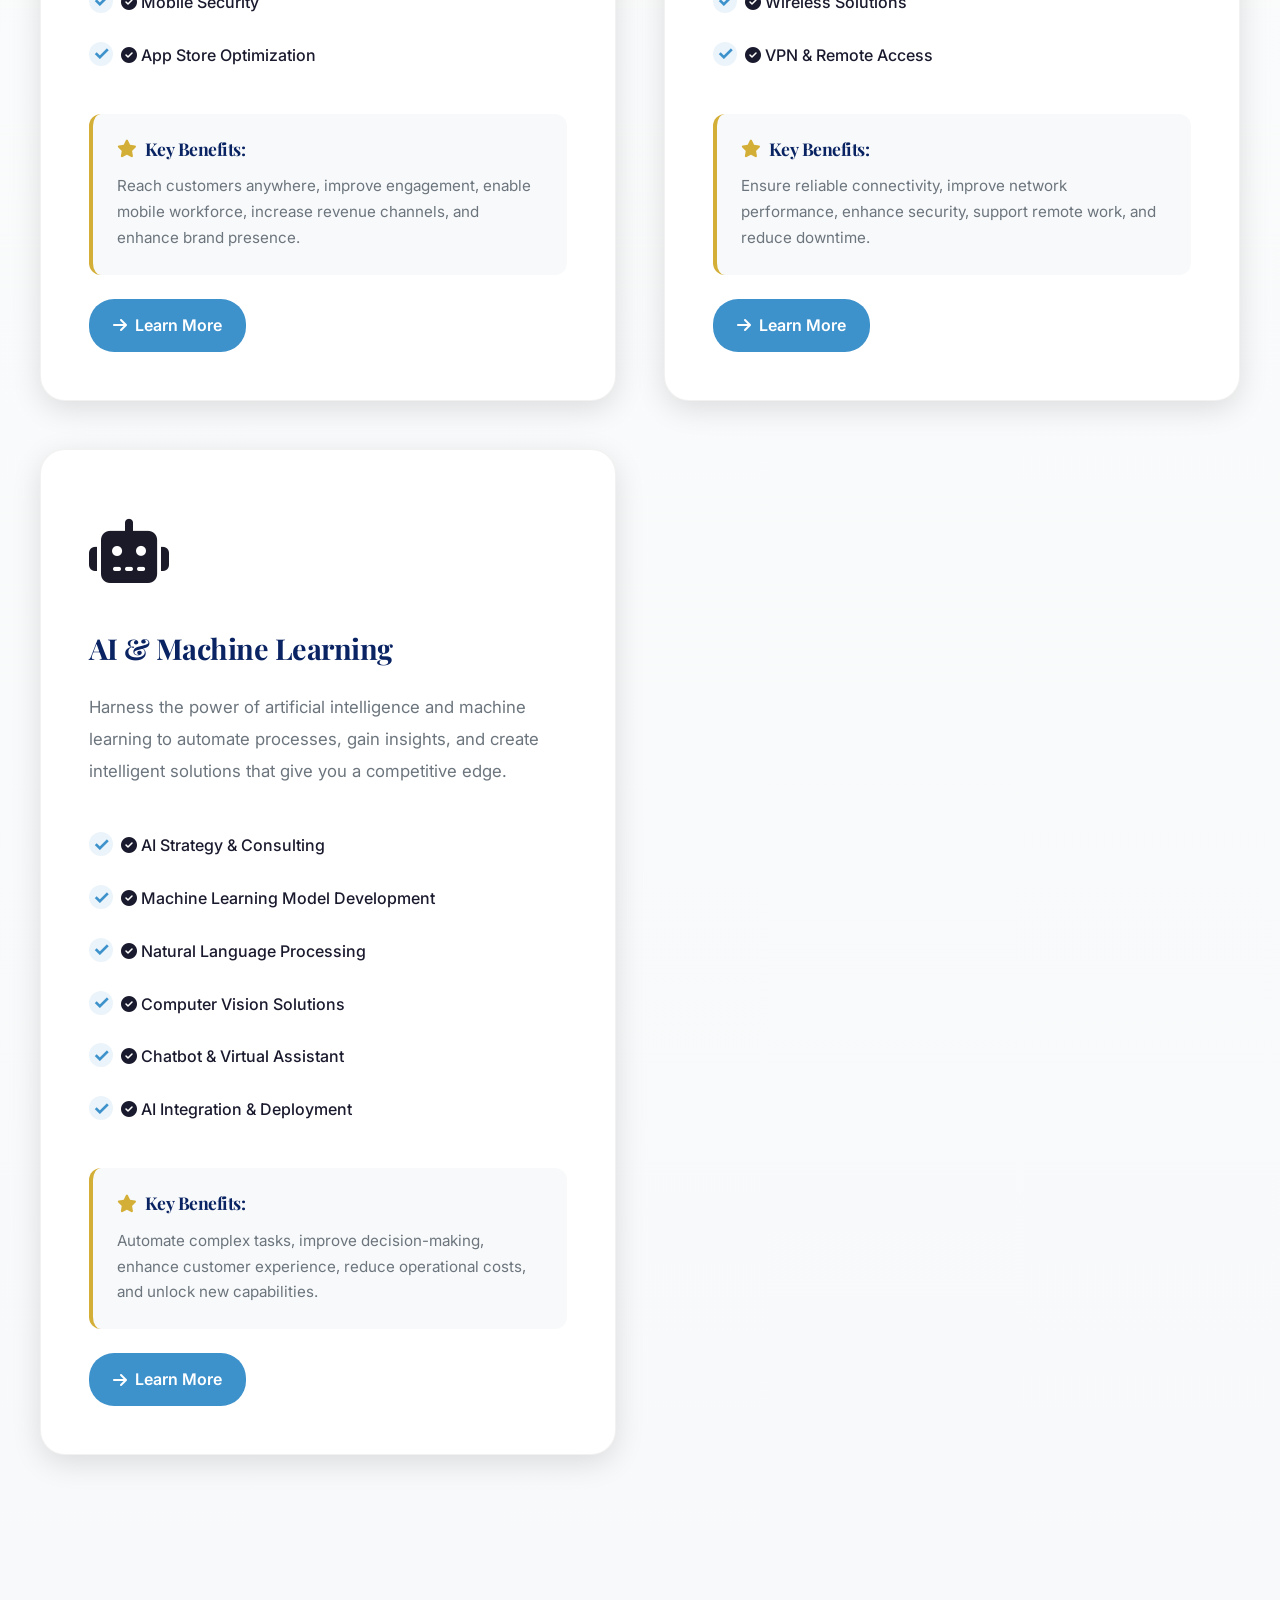
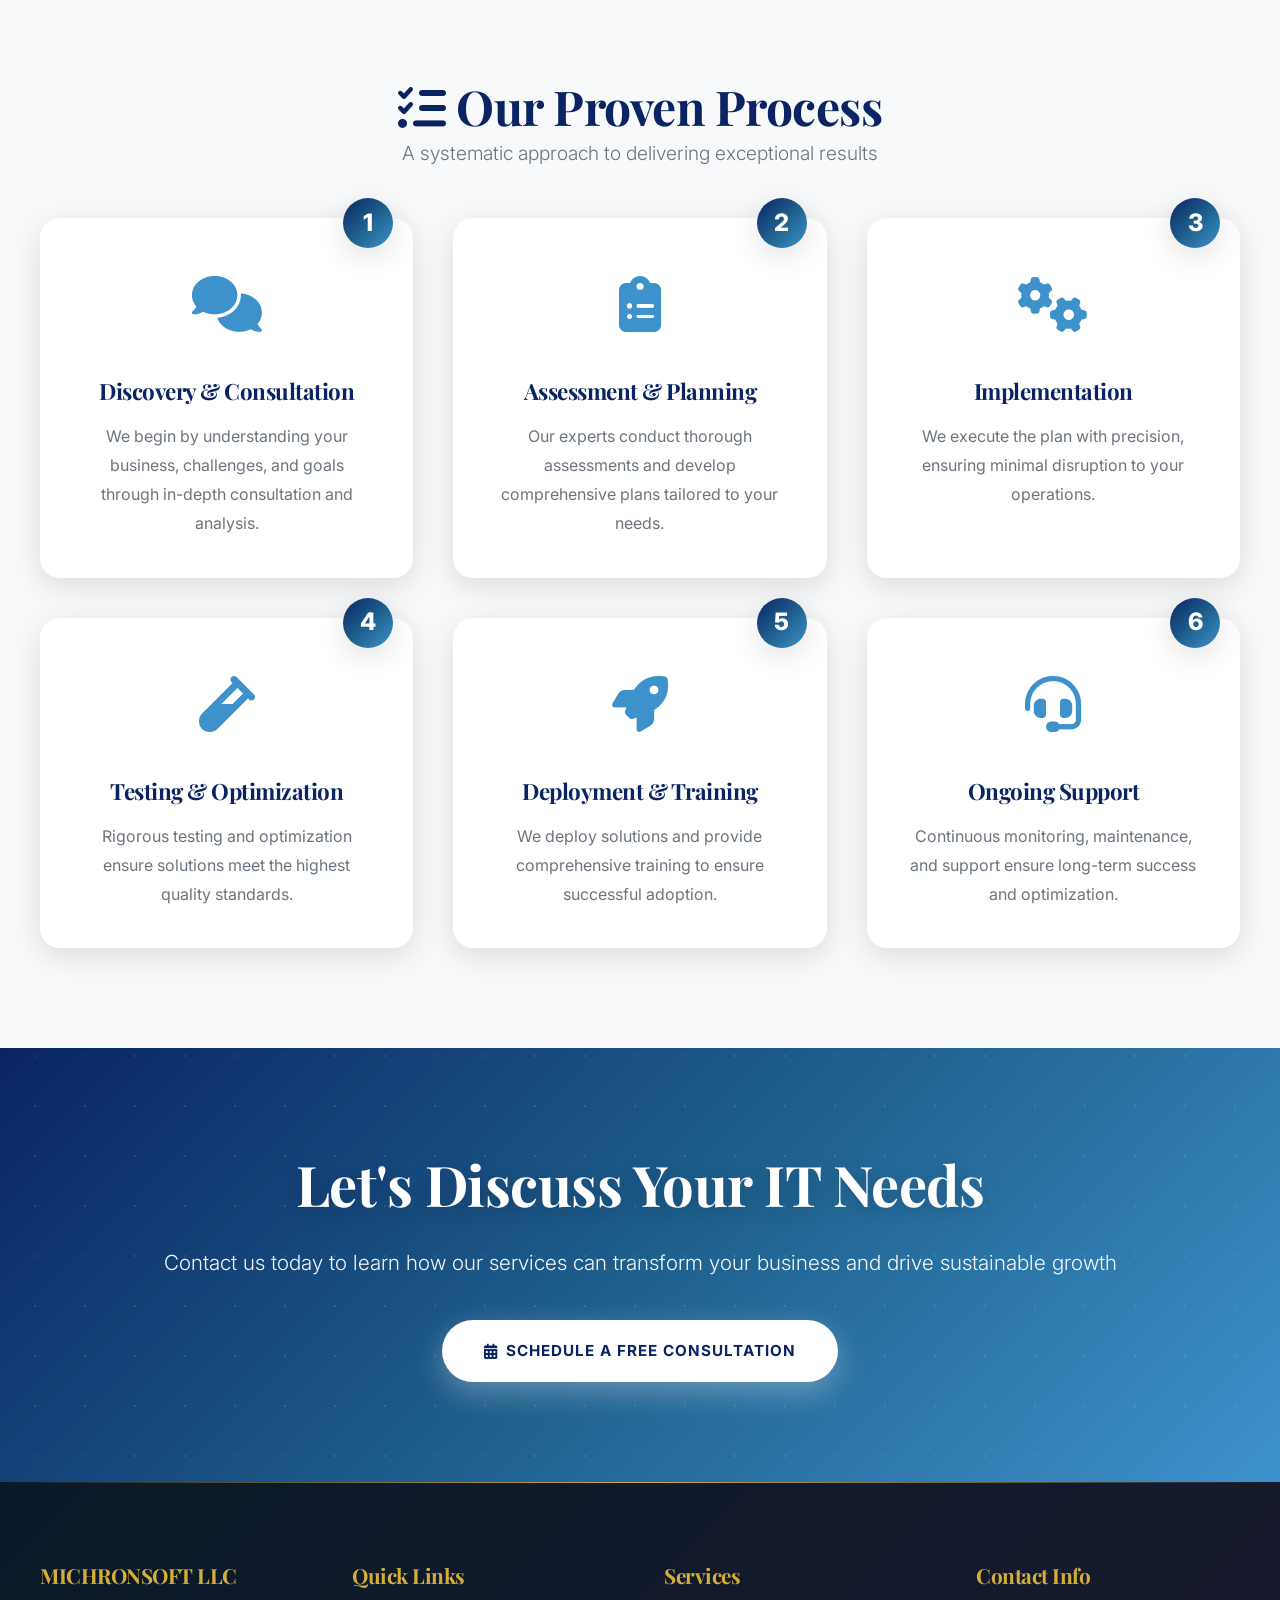
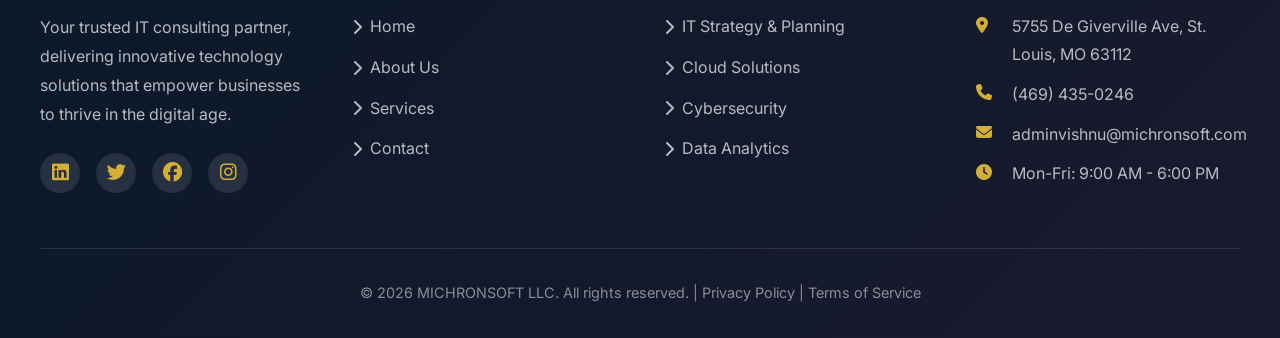
<file: services.html>
<!DOCTYPE html>
<html lang="en">
<head>
    <meta charset="UTF-8">
    <meta name="viewport" content="width=device-width, initial-scale=1.0">
    <title>Our Services - MICHRONSOFT LLC</title>
    <link rel="stylesheet" href="styles.css">
    <link rel="stylesheet" href="https://cdnjs.cloudflare.com/ajax/libs/font-awesome/6.4.0/css/all.min.css">
    <link rel="icon" type="image/png" href="logo.png">
</head>
<body>
    <header>
        <nav class="navbar">
            <div class="container">
                <div class="logo">
                    <img src="logo.png" alt="MICHRONSOFT LLC Logo">
                    <span>MICHRONSOFT LLC</span>
                </div>
                <ul class="nav-menu">
                    <li><a href="index.html"><i class="fas fa-home"></i> Home</a></li>
                    <li><a href="about.html"><i class="fas fa-info-circle"></i> About</a></li>
                    <li><a href="services.html" class="active"><i class="fas fa-cogs"></i> Services</a></li>
                    <li><a href="contact.html"><i class="fas fa-envelope"></i> Contact</a></li>
                </ul>
            </div>
        </nav>
    </header>

    <section class="page-header">
        <div class="container">
            <h1>Our Services</h1>
            <p>Comprehensive IT Solutions Tailored to Your Business Needs</p>
        </div>
    </section>

    <section class="services-intro">
        <div class="container">
            <div class="intro-content">
                <h2>Empowering Your Digital Transformation</h2>
                <p>At MICHRONSOFT LLC, we offer a comprehensive suite of IT consulting services designed to address every aspect of your technology needs. From strategic planning to implementation and ongoing support, our expert team delivers solutions that drive real business value.</p>
                <p>Our approach combines industry best practices with innovative thinking to create customized solutions that align with your unique business objectives, budget, and timeline.</p>
            </div>
        </div>
    </section>

    <section class="services-content">
        <div class="container">
            <div class="services-grid">
                <div class="service-card">
                    <div class="service-icon"><i class="fas fa-chess-knight"></i></div>
                    <h3>IT Strategy & Planning</h3>
                    <p>Develop IT strategies aligned with your business objectives. We help you create roadmaps for digital transformation and technology adoption that position your organization for long-term success in an evolving digital landscape.</p>
                    <ul class="service-features">
                        <li><i class="fas fa-check-circle"></i> Technology Assessment & Audit</li>
                        <li><i class="fas fa-check-circle"></i> Strategic Roadmap Development</li>
                        <li><i class="fas fa-check-circle"></i> Digital Transformation Planning</li>
                        <li><i class="fas fa-check-circle"></i> IT Governance & Compliance</li>
                        <li><i class="fas fa-check-circle"></i> Budget Planning & Optimization</li>
                        <li><i class="fas fa-check-circle"></i> Vendor Selection & Management</li>
                    </ul>
                    <div class="service-benefits">
                        <h4><i class="fas fa-star"></i> Key Benefits:</h4>
                        <p>Align technology with business goals, reduce IT costs by up to 30%, improve operational efficiency, and gain competitive advantage through technology adoption.</p>
                    </div>
                    <a href="contact.html" class="service-cta"><i class="fas fa-arrow-right"></i> Learn More</a>
                </div>

                <div class="service-card">
                    <div class="service-icon"><i class="fas fa-cloud"></i></div>
                    <h3>Cloud Solutions</h3>
                    <p>Migrate, optimize, and manage your cloud infrastructure with expert guidance. We ensure seamless transitions and maximum cloud efficiency across AWS, Azure, Google Cloud, and hybrid environments.</p>
                    <ul class="service-features">
                        <li><i class="fas fa-check-circle"></i> Cloud Migration & Implementation</li>
                        <li><i class="fas fa-check-circle"></i> Multi-Cloud Architecture Design</li>
                        <li><i class="fas fa-check-circle"></i> Cloud Infrastructure Management</li>
                        <li><i class="fas fa-check-circle"></i> Cloud Security & Compliance</li>
                        <li><i class="fas fa-check-circle"></i> Cost Optimization & FinOps</li>
                        <li><i class="fas fa-check-circle"></i> Disaster Recovery & Backup</li>
                    </ul>
                    <div class="service-benefits">
                        <h4><i class="fas fa-star"></i> Key Benefits:</h4>
                        <p>Reduce infrastructure costs by 40%, improve scalability and flexibility, enhance business continuity, and accelerate time-to-market for new applications.</p>
                    </div>
                    <a href="contact.html" class="service-cta"><i class="fas fa-arrow-right"></i> Learn More</a>
                </div>

                <div class="service-card">
                    <div class="service-icon"><i class="fas fa-shield-alt"></i></div>
                    <h3>Cybersecurity</h3>
                    <p>Protect your business from evolving cyber threats with comprehensive security solutions and best practices implementation. Our security experts provide 24/7 monitoring and rapid incident response.</p>
                    <ul class="service-features">
                        <li><i class="fas fa-check-circle"></i> Security Assessment & Penetration Testing</li>
                        <li><i class="fas fa-check-circle"></i> Threat Detection & Response</li>
                        <li><i class="fas fa-check-circle"></i> Compliance Management (HIPAA, PCI-DSS, SOC 2)</li>
                        <li><i class="fas fa-check-circle"></i> Security Architecture Design</li>
                        <li><i class="fas fa-check-circle"></i> Incident Response & Forensics</li>
                        <li><i class="fas fa-check-circle"></i> Security Awareness Training</li>
                    </ul>
                    <div class="service-benefits">
                        <h4><i class="fas fa-star"></i> Key Benefits:</h4>
                        <p>Protect sensitive data, prevent costly breaches, ensure regulatory compliance, build customer trust, and maintain business continuity.</p>
                    </div>
                    <a href="contact.html" class="service-cta"><i class="fas fa-arrow-right"></i> Learn More</a>
                </div>

                <div class="service-card">
                    <div class="service-icon"><i class="fas fa-chart-line"></i></div>
                    <h3>Business Intelligence</h3>
                    <p>Transform raw data into actionable insights. We help you leverage data to make informed business decisions, identify trends, and drive growth through advanced analytics and AI-powered solutions.</p>
                    <ul class="service-features">
                        <li><i class="fas fa-check-circle"></i> Business Intelligence Implementation</li>
                        <li><i class="fas fa-check-circle"></i> Data Warehouse Design & Development</li>
                        <li><i class="fas fa-check-circle"></i> Advanced Analytics & AI/ML</li>
                        <li><i class="fas fa-check-circle"></i> Data Visualization & Dashboards</li>
                        <li><i class="fas fa-check-circle"></i> Predictive Analytics & Forecasting</li>
                        <li><i class="fas fa-check-circle"></i> Real-time Reporting Solutions</li>
                    </ul>
                    <div class="service-benefits">
                        <h4><i class="fas fa-star"></i> Key Benefits:</h4>
                        <p>Make data-driven decisions, improve forecasting accuracy, identify new revenue opportunities, optimize operations, and gain competitive insights.</p>
                    </div>
                    <a href="contact.html" class="service-cta"><i class="fas fa-arrow-right"></i> Learn More</a>
                </div>

                <div class="service-card">
                    <div class="service-icon"><i class="fas fa-project-diagram"></i></div>
                    <h3>System Integration</h3>
                    <p>Seamlessly connect your business systems and applications to improve efficiency and data flow across your organization. We specialize in complex enterprise integrations and API development.</p>
                    <ul class="service-features">
                        <li><i class="fas fa-check-circle"></i> Enterprise Application Integration</li>
                        <li><i class="fas fa-check-circle"></i> API Development & Management</li>
                        <li><i class="fas fa-check-circle"></i> Legacy System Modernization</li>
                        <li><i class="fas fa-check-circle"></i> Process Automation & RPA</li>
                        <li><i class="fas fa-check-circle"></i> Custom Software Development</li>
                        <li><i class="fas fa-check-circle"></i> Middleware Solutions</li>
                    </ul>
                    <div class="service-benefits">
                        <h4><i class="fas fa-star"></i> Key Benefits:</h4>
                        <p>Eliminate data silos, automate manual processes, improve data accuracy, reduce operational costs, and enhance employee productivity.</p>
                    </div>
                    <a href="contact.html" class="service-cta"><i class="fas fa-arrow-right"></i> Learn More</a>
                </div>

                <div class="service-card">
                    <div class="service-icon"><i class="fas fa-graduation-cap"></i></div>
                    <h3>IT Training & Support</h3>
                    <p>Empower your team with the knowledge and skills needed to maximize technology investments and maintain operational excellence. We provide comprehensive training and ongoing support.</p>
                    <ul class="service-features">
                        <li><i class="fas fa-check-circle"></i> Technical Skills Training</li>
                        <li><i class="fas fa-check-circle"></i> End-User Support & Help Desk</li>
                        <li><i class="fas fa-check-circle"></i> Change Management</li>
                        <li><i class="fas fa-check-circle"></i> Documentation & Knowledge Base</li>
                        <li><i class="fas fa-check-circle"></i> 24/7 Technical Support</li>
                        <li><i class="fas fa-check-circle"></i> Ongoing Consultation</li>
                    </ul>
                    <div class="service-benefits">
                        <h4><i class="fas fa-star"></i> Key Benefits:</h4>
                        <p>Increase user adoption, reduce support tickets, improve employee confidence, ensure smooth technology transitions, and maximize ROI.</p>
                    </div>
                    <a href="contact.html" class="service-cta"><i class="fas fa-arrow-right"></i> Learn More</a>
                </div>

                <div class="service-card">
                    <div class="service-icon"><i class="fas fa-mobile-alt"></i></div>
                    <h3>Mobile Solutions</h3>
                    <p>Develop custom mobile applications that engage customers and empower employees. We create native and cross-platform mobile solutions for iOS and Android.</p>
                    <ul class="service-features">
                        <li><i class="fas fa-check-circle"></i> Mobile App Development</li>
                        <li><i class="fas fa-check-circle"></i> Cross-Platform Solutions</li>
                        <li><i class="fas fa-check-circle"></i> Mobile UI/UX Design</li>
                        <li><i class="fas fa-check-circle"></i> App Maintenance & Support</li>
                        <li><i class="fas fa-check-circle"></i> Mobile Security</li>
                        <li><i class="fas fa-check-circle"></i> App Store Optimization</li>
                    </ul>
                    <div class="service-benefits">
                        <h4><i class="fas fa-star"></i> Key Benefits:</h4>
                        <p>Reach customers anywhere, improve engagement, enable mobile workforce, increase revenue channels, and enhance brand presence.</p>
                    </div>
                    <a href="contact.html" class="service-cta"><i class="fas fa-arrow-right"></i> Learn More</a>
                </div>

                <div class="service-card">
                    <div class="service-icon"><i class="fas fa-network-wired"></i></div>
                    <h3>Network Infrastructure</h3>
                    <p>Design, implement, and manage robust network infrastructure that ensures reliable connectivity, optimal performance, and scalability for growing business needs.</p>
                    <ul class="service-features">
                        <li><i class="fas fa-check-circle"></i> Network Design & Architecture</li>
                        <li><i class="fas fa-check-circle"></i> Network Security & Firewall</li>
                        <li><i class="fas fa-check-circle"></i> SD-WAN Implementation</li>
                        <li><i class="fas fa-check-circle"></i> Network Monitoring & Management</li>
                        <li><i class="fas fa-check-circle"></i> Wireless Solutions</li>
                        <li><i class="fas fa-check-circle"></i> VPN & Remote Access</li>
                    </ul>
                    <div class="service-benefits">
                        <h4><i class="fas fa-star"></i> Key Benefits:</h4>
                        <p>Ensure reliable connectivity, improve network performance, enhance security, support remote work, and reduce downtime.</p>
                    </div>
                    <a href="contact.html" class="service-cta"><i class="fas fa-arrow-right"></i> Learn More</a>
                </div>

                <div class="service-card">
                    <div class="service-icon"><i class="fas fa-robot"></i></div>
                    <h3>AI & Machine Learning</h3>
                    <p>Harness the power of artificial intelligence and machine learning to automate processes, gain insights, and create intelligent solutions that give you a competitive edge.</p>
                    <ul class="service-features">
                        <li><i class="fas fa-check-circle"></i> AI Strategy & Consulting</li>
                        <li><i class="fas fa-check-circle"></i> Machine Learning Model Development</li>
                        <li><i class="fas fa-check-circle"></i> Natural Language Processing</li>
                        <li><i class="fas fa-check-circle"></i> Computer Vision Solutions</li>
                        <li><i class="fas fa-check-circle"></i> Chatbot & Virtual Assistant</li>
                        <li><i class="fas fa-check-circle"></i> AI Integration & Deployment</li>
                    </ul>
                    <div class="service-benefits">
                        <h4><i class="fas fa-star"></i> Key Benefits:</h4>
                        <p>Automate complex tasks, improve decision-making, enhance customer experience, reduce operational costs, and unlock new capabilities.</p>
                    </div>
                    <a href="contact.html" class="service-cta"><i class="fas fa-arrow-right"></i> Learn More</a>
                </div>
            </div>
        </div>
    </section>

    <section class="process-section">
        <div class="container">
            <h2><i class="fas fa-tasks"></i> Our Proven Process</h2>
            <p class="section-subtitle">A systematic approach to delivering exceptional results</p>
            <div class="process-grid">
                <div class="process-step">
                    <div class="step-number">1</div>
                    <div class="step-icon"><i class="fas fa-comments"></i></div>
                    <h4>Discovery & Consultation</h4>
                    <p>We begin by understanding your business, challenges, and goals through in-depth consultation and analysis.</p>
                </div>
                <div class="process-step">
                    <div class="step-number">2</div>
                    <div class="step-icon"><i class="fas fa-clipboard-list"></i></div>
                    <h4>Assessment & Planning</h4>
                    <p>Our experts conduct thorough assessments and develop comprehensive plans tailored to your needs.</p>
                </div>
                <div class="process-step">
                    <div class="step-number">3</div>
                    <div class="step-icon"><i class="fas fa-cogs"></i></div>
                    <h4>Implementation</h4>
                    <p>We execute the plan with precision, ensuring minimal disruption to your operations.</p>
                </div>
                <div class="process-step">
                    <div class="step-number">4</div>
                    <div class="step-icon"><i class="fas fa-vial"></i></div>
                    <h4>Testing & Optimization</h4>
                    <p>Rigorous testing and optimization ensure solutions meet the highest quality standards.</p>
                </div>
                <div class="process-step">
                    <div class="step-number">5</div>
                    <div class="step-icon"><i class="fas fa-rocket"></i></div>
                    <h4>Deployment & Training</h4>
                    <p>We deploy solutions and provide comprehensive training to ensure successful adoption.</p>
                </div>
                <div class="process-step">
                    <div class="step-number">6</div>
                    <div class="step-icon"><i class="fas fa-headset"></i></div>
                    <h4>Ongoing Support</h4>
                    <p>Continuous monitoring, maintenance, and support ensure long-term success and optimization.</p>
                </div>
            </div>
        </div>
    </section>

    <section class="cta-section">
        <div class="container">
            <h2>Let's Discuss Your IT Needs</h2>
            <p>Contact us today to learn how our services can transform your business and drive sustainable growth</p>
            <a href="contact.html" class="btn btn-primary"><i class="fas fa-calendar-alt"></i> Schedule a Free Consultation</a>
        </div>
    </section>

    <footer>
        <div class="container">
            <div class="footer-content">
                <div class="footer-section">
                    <h4>MICHRONSOFT LLC</h4>
                    <p>Your trusted IT consulting partner, delivering innovative technology solutions that empower businesses to thrive in the digital age.</p>
                    <div class="social-links">
                        <a href="#"><i class="fab fa-linkedin"></i></a>
                        <a href="#"><i class="fab fa-twitter"></i></a>
                        <a href="#"><i class="fab fa-facebook"></i></a>
                        <a href="#"><i class="fab fa-instagram"></i></a>
                    </div>
                </div>
                <div class="footer-section">
                    <h4>Quick Links</h4>
                    <ul>
                        <li><a href="index.html"><i class="fas fa-chevron-right"></i> Home</a></li>
                        <li><a href="about.html"><i class="fas fa-chevron-right"></i> About Us</a></li>
                        <li><a href="services.html"><i class="fas fa-chevron-right"></i> Services</a></li>
                        <li><a href="contact.html"><i class="fas fa-chevron-right"></i> Contact</a></li>
                    </ul>
                </div>
                <div class="footer-section">
                    <h4>Services</h4>
                    <ul>
                        <li><a href="services.html"><i class="fas fa-chevron-right"></i> IT Strategy & Planning</a></li>
                        <li><a href="services.html"><i class="fas fa-chevron-right"></i> Cloud Solutions</a></li>
                        <li><a href="services.html"><i class="fas fa-chevron-right"></i> Cybersecurity</a></li>
                        <li><a href="services.html"><i class="fas fa-chevron-right"></i> Data Analytics</a></li>
                    </ul>
                </div>
                <div class="footer-section">
                    <h4>Contact Info</h4>
                    <ul class="contact-info">
                        <li><i class="fas fa-map-marker-alt"></i> 5755 De Giverville Ave, St. Louis, MO 63112</li>
                        <li><i class="fas fa-phone"></i> (469) 435-0246</li>
                        <li><i class="fas fa-envelope"></i> adminvishnu@michronsoft.com</li>
                        <li><i class="fas fa-clock"></i> Mon-Fri: 9:00 AM - 6:00 PM</li>
                    </ul>
                </div>
            </div>
            <div class="footer-bottom">
                <p>&copy; 2026 MICHRONSOFT LLC. All rights reserved. | <a href="#">Privacy Policy</a> | <a href="#">Terms of Service</a></p>
            </div>
        </div>
    </footer>

    <script src="script.js"></script>
</body>
</html>
</file>
<file: styles.css>
/* ============================================
   MICHRONSOFT LLC - COMPLETE PROFESSIONAL STYLESHEET
   ============================================ */

/* Import Google Fonts */
@import url('https://fonts.googleapis.com/css2?family=Inter:wght@300;400;500;600;700;800&family=Playfair+Display:wght@600;700;800&display=swap');

/* ============================================
   RESET AND BASE STYLES
   ============================================ */
* {
    margin: 0;
    padding: 0;
    box-sizing: border-box;
}

:root {
    --primary-color: #0A2463;
    --secondary-color: #3E92CC;
    --accent-color: #1E5F8C;
    --gold-accent: #D4AF37;
    --text-dark: #1a1a2e;
    --text-light: #6c757d;
    --bg-light: #f8f9fa;
    --white: #ffffff;
    --gradient-1: linear-gradient(135deg, #0A2463 0%, #1E5F8C 50%, #3E92CC 100%);
    --gradient-2: linear-gradient(135deg, rgba(10,36,99,0.95) 0%, rgba(62,146,204,0.95) 100%);
    --shadow-sm: 0 2px 8px rgba(0,0,0,0.08);
    --shadow-md: 0 8px 30px rgba(0,0,0,0.12);
    --shadow-lg: 0 20px 60px rgba(0,0,0,0.15);
    --shadow-xl: 0 30px 90px rgba(0,0,0,0.25);
}

body {
    font-family: 'Inter', -apple-system, BlinkMacSystemFont, 'Segoe UI', sans-serif;
    line-height: 1.7;
    color: var(--text-dark);
    background-color: var(--bg-light);
    overflow-x: hidden;
    font-size: 16px;
    -webkit-font-smoothing: antialiased;
    -moz-osx-font-smoothing: grayscale;
}

body.loaded {
    animation: fadeIn 0.5s ease-in;
}

@keyframes fadeIn {
    from { opacity: 0; }
    to { opacity: 1; }
}

h1, h2, h3, h4, h5, h6 {
    font-family: 'Playfair Display', serif;
    font-weight: 700;
    line-height: 1.3;
    letter-spacing: -0.5px;
}

.container {
    max-width: 1280px;
    margin: 0 auto;
    padding: 0 40px;
}

/* ============================================
   NAVIGATION - Premium Glass Morphism
   ============================================ */
.navbar {
    background: rgba(255, 255, 255, 0.95);
    backdrop-filter: blur(20px);
    -webkit-backdrop-filter: blur(20px);
    box-shadow: 0 4px 30px rgba(0, 0, 0, 0.08);
    position: sticky;
    top: 0;
    z-index: 1000;
    border-bottom: 1px solid rgba(255, 255, 255, 0.3);
    transition: all 0.3s ease;
}

.navbar.scrolled {
    background: rgba(255, 255, 255, 0.98);
    box-shadow: 0 8px 40px rgba(0, 0, 0, 0.12);
}

.navbar .container {
    display: flex;
    justify-content: space-between;
    align-items: center;
    padding: 1.2rem 40px;
}

.logo {
    display: flex;
    align-items: center;
    gap: 15px;
    font-family: 'Playfair Display', serif;
    font-size: 1.6rem;
    font-weight: 800;
    background: var(--gradient-1);
    -webkit-background-clip: text;
    -webkit-text-fill-color: transparent;
    background-clip: text;
    transition: transform 0.3s ease;
}

.logo:hover {
    transform: scale(1.05);
}

.logo img {
    height: 55px;
    width: auto;
    filter: drop-shadow(0 2px 8px rgba(0,0,0,0.1));
    transition: transform 0.3s ease;
}

.logo:hover img {
    transform: rotate(-5deg) scale(1.1);
}

.nav-menu {
    display: flex;
    list-style: none;
    gap: 3rem;
    align-items: center;
}

.nav-menu a {
    text-decoration: none;
    color: var(--text-dark);
    font-weight: 600;
    font-size: 0.95rem;
    letter-spacing: 0.5px;
    text-transform: uppercase;
    position: relative;
    padding: 0.5rem 0;
    transition: color 0.3s ease;
    display: flex;
    align-items: center;
    gap: 0.3rem;
}

.nav-menu a i {
    font-size: 0.9rem;
}

.nav-menu a::after {
    content: '';
    position: absolute;
    bottom: 0;
    left: 0;
    width: 0;
    height: 3px;
    background: var(--gradient-1);
    transition: width 0.4s cubic-bezier(0.68, -0.55, 0.265, 1.55);
}

.nav-menu a:hover::after,
.nav-menu a.active::after {
    width: 100%;
}

.nav-menu a:hover,
.nav-menu a.active {
    color: var(--primary-color);
}

/* ============================================
   HERO SECTION - Cinematic Design
   ============================================ */
.hero {
    position: relative;
    background: var(--gradient-1);
    color: white;
    padding: 140px 0 120px;
    overflow: hidden;
}

.hero::before {
    content: '';
    position: absolute;
    top: 0;
    left: 0;
    right: 0;
    bottom: 0;
    background: 
        radial-gradient(circle at 20% 50%, rgba(212, 175, 55, 0.1) 0%, transparent 50%),
        radial-gradient(circle at 80% 80%, rgba(62, 146, 204, 0.15) 0%, transparent 50%);
    animation: gradientShift 15s ease infinite;
}

@keyframes gradientShift {
    0%, 100% { opacity: 1; transform: scale(1); }
    50% { opacity: 0.8; transform: scale(1.1); }
}

.hero::after {
    content: '';
    position: absolute;
    bottom: -2px;
    left: 0;
    right: 0;
    height: 100px;
    background: linear-gradient(to top, var(--bg-light), transparent);
}

.hero-content {
    position: relative;
    z-index: 2;
    text-align: center;
    max-width: 900px;
    margin: 0 auto;
}

.hero-content h1 {
    font-size: 4.5rem;
    font-weight: 800;
    margin-bottom: 1.5rem;
    line-height: 1.1;
    letter-spacing: -2px;
    animation: fadeInUp 1s cubic-bezier(0.16, 1, 0.3, 1);
    text-shadow: 0 4px 20px rgba(0,0,0,0.2);
}

.hero-content p {
    font-size: 1.4rem;
    margin-bottom: 3rem;
    font-weight: 300;
    letter-spacing: 0.5px;
    opacity: 0.95;
    animation: fadeInUp 1s cubic-bezier(0.16, 1, 0.3, 1) 0.2s backwards;
}

.cta-buttons {
    display: flex;
    gap: 1.5rem;
    justify-content: center;
    animation: fadeInUp 1s cubic-bezier(0.16, 1, 0.3, 1) 0.4s backwards;
}

/* ============================================
   BUTTONS - Premium Interactive
   ============================================ */
.btn {
    display: inline-flex;
    align-items: center;
    gap: 0.5rem;
    padding: 16px 40px;
    text-decoration: none;
    border-radius: 50px;
    font-weight: 700;
    font-size: 0.95rem;
    letter-spacing: 1px;
    text-transform: uppercase;
    transition: all 0.4s cubic-bezier(0.68, -0.55, 0.265, 1.55);
    border: 2px solid transparent;
    position: relative;
    overflow: hidden;
    z-index: 1;
}

.btn::before {
    content: '';
    position: absolute;
    top: 50%;
    left: 50%;
    width: 0;
    height: 0;
    border-radius: 50%;
    background: rgba(255, 255, 255, 0.2);
    transform: translate(-50%, -50%);
    transition: width 0.6s ease, height 0.6s ease;
    z-index: -1;
}

.btn:hover::before {
    width: 400px;
    height: 400px;
}

.btn-primary {
    background-color: var(--white);
    color: var(--primary-color);
    box-shadow: 0 10px 30px rgba(255, 255, 255, 0.3);
}

.btn-primary:hover {
    transform: translateY(-3px) scale(1.05);
    box-shadow: 0 15px 40px rgba(255, 255, 255, 0.4);
}

.btn-secondary {
    background-color: transparent;
    color: var(--white);
    border-color: var(--white);
    box-shadow: 0 10px 30px rgba(0, 0, 0, 0.2);
}

.btn-secondary:hover {
    background-color: var(--white);
    color: var(--primary-color);
    transform: translateY(-3px) scale(1.05);
    box-shadow: 0 15px 40px rgba(255, 255, 255, 0.3);
}

/* ============================================
   STATS SECTION
   ============================================ */
.stats-section {
    background: linear-gradient(135deg, var(--primary-color) 0%, var(--accent-color) 100%);
    padding: 80px 0;
    color: white;
}

.stats-grid {
    display: grid;
    grid-template-columns: repeat(auto-fit, minmax(200px, 1fr));
    gap: 3rem;
    text-align: center;
}

.stat-item {
    position: relative;
}

.stat-icon {
    font-size: 3rem;
    margin-bottom: 1rem;
    opacity: 0.9;
}

.stat-number {
    font-size: 3.5rem;
    font-weight: 800;
    font-family: 'Playfair Display', serif;
    margin-bottom: 0.5rem;
    color: var(--gold-accent);
}

.stat-label {
    font-size: 1.1rem;
    font-weight: 500;
    opacity: 0.95;
    letter-spacing: 0.5px;
}

/* ============================================
   FEATURES SECTION - Luxury Cards
   ============================================ */
.features {
    padding: 120px 0;
    background: linear-gradient(180deg, var(--white) 0%, var(--bg-light) 100%);
    position: relative;
}

.features h2 {
    text-align: center;
    font-size: 3.5rem;
    margin-bottom: 1rem;
    background: var(--gradient-1);
    -webkit-background-clip: text;
    -webkit-text-fill-color: transparent;
    background-clip: text;
    animation: fadeInUp 0.8s ease;
}

.features h2::after {
    content: '';
    display: block;
    width: 100px;
    height: 4px;
    background: var(--gold-accent);
    margin: 1.5rem auto 3rem;
    border-radius: 2px;
}

.section-subtitle {
    text-align: center;
    font-size: 1.2rem;
    color: var(--text-light);
    margin-top: -1rem;
    margin-bottom: 3rem;
    font-weight: 300;
}

.features-grid {
    display: grid;
    grid-template-columns: repeat(auto-fit, minmax(280px, 1fr));
    gap: 2.5rem;
    margin-top: 4rem;
}

.feature-card {
    text-align: center;
    padding: 3rem 2rem;
    border-radius: 20px;
    background: var(--white);
    position: relative;
    transition: all 0.5s cubic-bezier(0.68, -0.55, 0.265, 1.55);
    border: 1px solid rgba(0,0,0,0.05);
    overflow: hidden;
}

.feature-card::before {
    content: '';
    position: absolute;
    top: 0;
    left: 0;
    right: 0;
    height: 4px;
    background: var(--gradient-1);
    transform: scaleX(0);
    transition: transform 0.5s ease;
}

.feature-card:hover::before {
    transform: scaleX(1);
}

.feature-card:hover {
    transform: translateY(-15px);
    box-shadow: var(--shadow-xl);
    border-color: transparent;
}

.feature-card .icon {
    font-size: 4rem;
    margin-bottom: 1.5rem;
    display: inline-block;
    transition: transform 0.5s cubic-bezier(0.68, -0.55, 0.265, 1.55);
}

.feature-card:hover .icon {
    transform: scale(1.2) rotate(5deg);
}

.feature-card h3 {
    color: var(--primary-color);
    margin-bottom: 1rem;
    font-size: 1.5rem;
}

.feature-card p {
    color: var(--text-light);
    line-height: 1.8;
    font-size: 0.95rem;
    margin-bottom: 1.5rem;
}

.feature-list {
    list-style: none;
    padding: 0;
    margin-top: 1.5rem;
    text-align: left;
}

.feature-list li {
    padding: 0.5rem 0;
    color: var(--text-light);
    display: flex;
    align-items: center;
    gap: 0.5rem;
    font-size: 0.9rem;
}

.feature-list i {
    color: var(--secondary-color);
    font-size: 0.9rem;
}

/* ============================================
   INDUSTRIES SECTION
   ============================================ */
.industries-section {
    padding: 100px 0;
    background: var(--bg-light);
}

.industries-section h2 {
    text-align: center;
    font-size: 3rem;
    color: var(--primary-color);
    margin-bottom: 1rem;
}

.industries-grid {
    display: grid;
    grid-template-columns: repeat(auto-fit, minmax(200px, 1fr));
    gap: 2rem;
    margin-top: 3rem;
}

.industry-card {
    background: var(--white);
    padding: 2.5rem 1.5rem;
    border-radius: 15px;
    text-align: center;
    box-shadow: var(--shadow-sm);
    transition: all 0.4s ease;
    border-top: 3px solid transparent;
}

.industry-card:hover {
    transform: translateY(-10px);
    box-shadow: var(--shadow-lg);
    border-top-color: var(--secondary-color);
}

.industry-card i {
    font-size: 3.5rem;
    color: var(--secondary-color);
    margin-bottom: 1rem;
    transition: all 0.4s ease;
}

.industry-card:hover i {
    transform: scale(1.2);
    color: var(--primary-color);
}

.industry-card h4 {
    color: var(--primary-color);
    margin-bottom: 0.5rem;
    font-size: 1.3rem;
}

.industry-card p {
    color: var(--text-light);
    font-size: 0.95rem;
}

/* ============================================
   TESTIMONIALS SECTION
   ============================================ */
.testimonials-section {
    padding: 100px 0;
    background: var(--white);
}

.testimonials-section h2 {
    text-align: center;
    font-size: 3rem;
    color: var(--primary-color);
    margin-bottom: 1rem;
}

.testimonials-grid {
    display: grid;
    grid-template-columns: repeat(auto-fit, minmax(320px, 1fr));
    gap: 2.5rem;
    margin-top: 3rem;
}

.testimonial-card {
    background: linear-gradient(135deg, var(--bg-light) 0%, var(--white) 100%);
    padding: 2.5rem;
    border-radius: 20px;
    box-shadow: var(--shadow-md);
    position: relative;
    transition: all 0.4s ease;
}

.testimonial-card::before {
    content: '"';
    position: absolute;
    top: -20px;
    left: 20px;
    font-size: 6rem;
    color: var(--secondary-color);
    opacity: 0.2;
    font-family: 'Playfair Display', serif;
}

.testimonial-card:hover {
    transform: translateY(-10px);
    box-shadow: var(--shadow-xl);
}

.stars {
    margin-bottom: 1.5rem;
}

.stars i {
    color: var(--gold-accent);
    font-size: 1.1rem;
    margin-right: 0.2rem;
}

.testimonial-card p {
    font-style: italic;
    line-height: 1.8;
    color: var(--text-dark);
    margin-bottom: 2rem;
}

.testimonial-author {
    display: flex;
    align-items: center;
    gap: 1rem;
    padding-top: 1.5rem;
    border-top: 2px solid rgba(0,0,0,0.1);
}

.author-avatar {
    font-size: 3rem;
    color: var(--secondary-color);
}

.testimonial-author h5 {
    margin: 0;
    color: var(--primary-color);
    font-size: 1.1rem;
}

.testimonial-author span {
    color: var(--text-light);
    font-size: 0.9rem;
}

/* ============================================
   CTA SECTION - Bold Statement
   ============================================ */
.cta-section {
    background: var(--gradient-1);
    color: white;
    padding: 100px 0;
    text-align: center;
    position: relative;
    overflow: hidden;
}

.cta-section::before {
    content: '';
    position: absolute;
    top: -50%;
    left: -50%;
    width: 200%;
    height: 200%;
    background: radial-gradient(circle, rgba(255,255,255,0.1) 1px, transparent 1px);
    background-size: 50px 50px;
    animation: moveBackground 20s linear infinite;
}

@keyframes moveBackground {
    0% { transform: translate(0, 0); }
    100% { transform: translate(50px, 50px); }
}

.cta-section .container {
    position: relative;
    z-index: 2;
}

.cta-section h2 {
    font-size: 3.5rem;
    margin-bottom: 1.5rem;
    text-shadow: 0 4px 20px rgba(0,0,0,0.2);
}

.cta-section p {
    font-size: 1.3rem;
    margin-bottom: 2.5rem;
    opacity: 0.95;
    font-weight: 300;
}

/* ============================================
   PAGE HEADER - Elegant Banner
   ============================================ */
.page-header {
    background: var(--gradient-1);
    color: white;
    padding: 100px 0 80px;
    text-align: center;
    position: relative;
    overflow: hidden;
}

.page-header::before {
    content: '';
    position: absolute;
    top: 0;
    left: 0;
    right: 0;
    bottom: 0;
    background: 
        radial-gradient(circle at 30% 50%, rgba(212, 175, 55, 0.15) 0%, transparent 50%),
        radial-gradient(circle at 70% 50%, rgba(62, 146, 204, 0.15) 0%, transparent 50%);
}

.page-header .container {
    position: relative;
    z-index: 2;
}

.page-header h1 {
    font-size: 4rem;
    margin-bottom: 1rem;
    text-shadow: 0 4px 20px rgba(0,0,0,0.2);
    letter-spacing: -1px;
}

.page-header p {
    font-size: 1.3rem;
    opacity: 0.95;
    font-weight: 300;
}

/* ============================================
   ABOUT CONTENT - Story Telling
   ============================================ */
.about-content {
    padding: 120px 0;
    background: var(--white);
}

.about-intro {
    text-align: center;
    max-width: 900px;
    margin: 0 auto 5rem;
}

.about-intro h2 {
    color: var(--primary-color);
    font-size: 3.5rem;
    margin-bottom: 2rem;
    position: relative;
    display: inline-block;
}

.about-intro h2::after {
    content: '';
    position: absolute;
    bottom: -10px;
    left: 50%;
    transform: translateX(-50%);
    width: 80px;
    height: 4px;
    background: var(--gold-accent);
    border-radius: 2px;
}

.about-intro p {
    font-size: 1.15rem;
    line-height: 2;
    color: var(--text-light);
    margin-top: 2rem;
    margin-bottom: 1rem;
}

.mission-vision {
    display: grid;
    grid-template-columns: repeat(auto-fit, minmax(400px, 1fr));
    gap: 3rem;
    margin-bottom: 5rem;
}

.mv-card {
    background: linear-gradient(135deg, var(--white) 0%, var(--bg-light) 100%);
    padding: 3rem;
    border-radius: 20px;
    box-shadow: var(--shadow-md);
    position: relative;
    border-left: 5px solid var(--gold-accent);
    transition: all 0.4s ease;
}

.mv-card:hover {
    transform: translateY(-10px);
    box-shadow: var(--shadow-lg);
}

.mv-icon {
    font-size: 3.5rem;
    color: var(--secondary-color);
    margin-bottom: 1.5rem;
}

.mv-card h3 {
    color: var(--primary-color);
    font-size: 2rem;
    margin-bottom: 1.5rem;
}

.mv-card p {
    line-height: 1.9;
    color: var(--text-light);
    font-size: 1.05rem;
    margin-bottom: 1rem;
}

/* ============================================
   COMPANY STORY & TIMELINE
   ============================================ */
.company-story {
    margin: 5rem 0;
}

.company-story h2 {
    text-align: center;
    color: var(--primary-color);
    font-size: 3rem;
    margin-bottom: 4rem;
}

.timeline {
    position: relative;
    max-width: 1000px;
    margin: 0 auto;
}

.timeline::before {
    content: '';
    position: absolute;
    left: 50%;
    top: 0;
    bottom: 0;
    width: 3px;
    background: linear-gradient(180deg, var(--secondary-color) 0%, var(--gold-accent) 100%);
    transform: translateX(-50%);
}

.timeline-item {
    display: flex;
    align-items: center;
    margin-bottom: 4rem;
    position: relative;
}

.timeline-item:nth-child(odd) {
    flex-direction: row;
}

.timeline-item:nth-child(even) {
    flex-direction: row-reverse;
}

.timeline-icon {
    width: 80px;
    height: 80px;
    background: var(--white);
    border: 4px solid var(--secondary-color);
    border-radius: 50%;
    display: flex;
    align-items: center;
    justify-content: center;
    font-size: 2rem;
    color: var(--secondary-color);
    position: absolute;
    left: 50%;
    transform: translateX(-50%);
    z-index: 2;
    box-shadow: var(--shadow-md);
}

.timeline-content {
    width: 45%;
    background: var(--white);
    padding: 2rem;
    border-radius: 15px;
    box-shadow: var(--shadow-md);
    transition: all 0.4s ease;
}

.timeline-item:nth-child(odd) .timeline-content {
    margin-right: auto;
}

.timeline-item:nth-child(even) .timeline-content {
    margin-left: auto;
}

.timeline-content:hover {
    transform: scale(1.05);
    box-shadow: var(--shadow-lg);
}

.timeline-content h4 {
    color: var(--primary-color);
    margin-bottom: 1rem;
    font-size: 1.3rem;
}

.timeline-content p {
    color: var(--text-light);
    line-height: 1.8;
}

/* ============================================
   VALUES SECTION
   ============================================ */
.values-section {
    background: var(--bg-light);
    padding: 5rem 3rem;
    border-radius: 30px;
}

.values-section h2 {
    text-align: center;
    color: var(--primary-color);
    font-size: 3rem;
    margin-bottom: 3rem;
}

.values-grid {
    display: grid;
    grid-template-columns: repeat(auto-fit, minmax(280px, 1fr));
    gap: 2.5rem;
}

.value-item {
    background: var(--white);
    padding: 2.5rem;
    border-radius: 15px;
    border-top: 4px solid var(--secondary-color);
    box-shadow: var(--shadow-sm);
    transition: all 0.4s ease;
    position: relative;
    overflow: hidden;
}

.value-item::before {
    content: '';
    position: absolute;
    top: 0;
    left: -100%;
    width: 100%;
    height: 100%;
    background: linear-gradient(90deg, transparent, rgba(62, 146, 204, 0.1), transparent);
    transition: left 0.6s ease;
}

.value-item:hover::before {
    left: 100%;
}

.value-item:hover {
    transform: translateY(-8px);
    box-shadow: var(--shadow-md);
    border-top-color: var(--gold-accent);
}

.value-icon {
    font-size: 3rem;
    color: var(--secondary-color);
    margin-bottom: 1rem;
}

.value-item h4 {
    color: var(--primary-color);
    margin-bottom: 1rem;
    font-size: 1.4rem;
}

.value-item p {
    color: var(--text-light);
    line-height: 1.8;
}

/* ============================================
   CERTIFICATIONS SECTION
   ============================================ */
.certifications-section {
    margin: 5rem 0;
    padding: 4rem;
    background: var(--bg-light);
    border-radius: 30px;
}

.certifications-section h2 {
    text-align: center;
    color: var(--primary-color);
    font-size: 3rem;
    margin-bottom: 1rem;
}

.cert-grid {
    display: grid;
    grid-template-columns: repeat(auto-fit, minmax(200px, 1fr));
    gap: 2rem;
    margin-top: 3rem;
}

.cert-item {
    background: var(--white);
    padding: 2rem;
    border-radius: 15px;
    text-align: center;
    box-shadow: var(--shadow-sm);
    transition: all 0.3s ease;
}

.cert-item:hover {
    transform: translateY(-8px);
    box-shadow: var(--shadow-md);
}

.cert-item i {
    font-size: 3rem;
    color: var(--secondary-color);
    margin-bottom: 1rem;
}

.cert-item h5 {
    color: var(--primary-color);
    margin-bottom: 0.5rem;
    font-size: 1.2rem;
}

.cert-item p {
    color: var(--text-light);
    font-size: 0.9rem;
}

/* ============================================
   TEAM SECTION
   ============================================ */
.team-section {
    margin: 5rem 0;
}

.team-section h2 {
    text-align: center;
    color: var(--primary-color);
    font-size: 3rem;
    margin-bottom: 1rem;
}

.team-grid {
    display: grid;
    grid-template-columns: repeat(auto-fit, minmax(250px, 1fr));
    gap: 2.5rem;
    margin-top: 3rem;
}

.team-member {
    background: var(--white);
    padding: 2.5rem;
    border-radius: 20px;
    text-align: center;
    box-shadow: var(--shadow-md);
    transition: all 0.4s ease;
}

.team-member:hover {
    transform: translateY(-10px);
    box-shadow: var(--shadow-xl);
}

.member-photo {
    font-size: 6rem;
    color: var(--secondary-color);
    margin-bottom: 1.5rem;
}

.team-member h4 {
    color: var(--primary-color);
    margin-bottom: 0.5rem;
    font-size: 1.4rem;
}

.member-title {
    color: var(--gold-accent);
    font-weight: 600;
    margin-bottom: 1rem;
    font-size: 0.95rem;
}

.member-bio {
    color: var(--text-light);
    line-height: 1.7;
    margin-bottom: 1.5rem;
    font-size: 0.95rem;
}

.member-social {
    display: flex;
    justify-content: center;
    gap: 1rem;
}

.member-social a {
    width: 35px;
    height: 35px;
    border-radius: 50%;
    background: var(--bg-light);
    display: flex;
    align-items: center;
    justify-content: center;
    color: var(--secondary-color);
    transition: all 0.3s ease;
}

.member-social a:hover {
    background: var(--secondary-color);
    color: var(--white);
    transform: scale(1.1);
}

/* ============================================
   SERVICES CONTENT - Premium Showcase
   ============================================ */
.services-intro {
    padding: 80px 0 40px;
    background: var(--white);
}

.intro-content {
    max-width: 900px;
    margin: 0 auto;
    text-align: center;
}

.intro-content h2 {
    color: var(--primary-color);
    font-size: 3rem;
    margin-bottom: 1.5rem;
}

.intro-content p {
    font-size: 1.1rem;
    line-height: 1.9;
    color: var(--text-light);
    margin-bottom: 1rem;
}

.services-content {
    padding: 120px 0;
    background: linear-gradient(180deg, var(--white) 0%, var(--bg-light) 100%);
}

.services-grid {
    display: grid;
    grid-template-columns: repeat(auto-fit, minmax(380px, 1fr));
    gap: 3rem;
}

.service-card {
    background: var(--white);
    padding: 3rem;
    border-radius: 25px;
    box-shadow: var(--shadow-md);
    transition: all 0.5s cubic-bezier(0.68, -0.55, 0.265, 1.55);
    position: relative;
    overflow: hidden;
    border: 1px solid rgba(0,0,0,0.05);
}

.service-card::before {
    content: '';
    position: absolute;
    top: -50%;
    right: -50%;
    width: 200%;
    height: 200%;
    background: radial-gradient(circle, rgba(62, 146, 204, 0.05) 0%, transparent 70%);
    transform: scale(0);
    transition: transform 0.6s ease;
}

.service-card:hover::before {
    transform: scale(1);
}

.service-card:hover {
    transform: translateY(-12px) scale(1.02);
    box-shadow: var(--shadow-xl);
    border-color: var(--secondary-color);
}

.service-icon {
    font-size: 4rem;
    margin-bottom: 1.5rem;
    display: inline-block;
    transition: all 0.5s cubic-bezier(0.68, -0.55, 0.265, 1.55);
    filter: grayscale(0.3);
}

.service-card:hover .service-icon {
    transform: scale(1.2) rotate(-10deg);
    filter: grayscale(0);
}

.service-card h3 {
    color: var(--primary-color);
    margin-bottom: 1.5rem;
    font-size: 1.8rem;
}

.service-card p {
    margin-bottom: 2rem;
    line-height: 1.9;
    color: var(--text-light);
    font-size: 1.05rem;
}

.service-features {
    list-style: none;
    padding-left: 0;
    margin-bottom: 2rem;
}

.service-features li {
    padding: 0.8rem 0;
    padding-left: 2rem;
    position: relative;
    color: var(--text-dark);
    font-weight: 500;
    transition: all 0.3s ease;
}

.service-features li:before {
    content: "✓";
    position: absolute;
    left: 0;
    color: var(--secondary-color);
    font-weight: bold;
    font-size: 1.2rem;
    width: 24px;
    height: 24px;
    background: rgba(62, 146, 204, 0.1);
    border-radius: 50%;
    display: flex;
    align-items: center;
    justify-content: center;
    transition: all 0.3s ease;
}

.service-features li:hover {
    padding-left: 2.5rem;
    color: var(--primary-color);
}

.service-features li:hover:before {
    background: var(--secondary-color);
    color: var(--white);
    transform: rotate(360deg);
}

.service-benefits {
    margin-top: 2rem;
    padding: 1.5rem;
    background: var(--bg-light);
    border-radius: 12px;
    border-left: 4px solid var(--gold-accent);
}

.service-benefits h4 {
    color: var(--primary-color);
    margin-bottom: 0.8rem;
    font-size: 1.1rem;
    display: flex;
    align-items: center;
    gap: 0.5rem;
}

.service-benefits i {
    color: var(--gold-accent);
}

.service-benefits p {
    margin: 0;
    font-size: 0.95rem;
    line-height: 1.7;
}

.service-cta {
    display: inline-flex;
    align-items: center;
    gap: 0.5rem;
    margin-top: 1.5rem;
    padding: 0.8rem 1.5rem;
    background: var(--secondary-color);
    color: var(--white);
    text-decoration: none;
    border-radius: 25px;
    font-weight: 600;
    transition: all 0.3s ease;
}

.service-cta:hover {
    background: var(--primary-color);
    transform: translateX(5px);
}

/* ============================================
   PROCESS SECTION
   ============================================ */
.process-section {
    padding: 100px 0;
    background: var(--bg-light);
}

.process-section h2 {
    text-align: center;
    color: var(--primary-color);
    font-size: 3rem;
    margin-bottom: 1rem;
}

.process-grid {
    display: grid;
    grid-template-columns: repeat(auto-fit, minmax(300px, 1fr));
    gap: 2.5rem;
    margin-top: 3rem;
}

.process-step {
    background: var(--white);
    padding: 2.5rem;
    border-radius: 20px;
    text-align: center;
    box-shadow: var(--shadow-md);
    position: relative;
    transition: all 0.4s ease;
}

.process-step:hover {
    transform: translateY(-10px);
    box-shadow: var(--shadow-xl);
}

.step-number {
    position: absolute;
    top: -20px;
    right: 20px;
    width: 50px;
    height: 50px;
    background: var(--gradient-1);
    color: var(--white);
    border-radius: 50%;
    display: flex;
    align-items: center;
    justify-content: center;
    font-size: 1.5rem;
    font-weight: 800;
    box-shadow: var(--shadow-md);
}

.step-icon {
    font-size: 3.5rem;
    color: var(--secondary-color);
    margin-bottom: 1.5rem;
}

.process-step h4 {
    color: var(--primary-color);
    margin-bottom: 1rem;
    font-size: 1.4rem;
}

.process-step p {
    color: var(--text-light);
    line-height: 1.8;
}

/* ============================================
   CONTACT CONTENT - Elegant Form
   ============================================ */
.contact-content {
    padding: 120px 0;
    background: var(--white);
}

.contact-wrapper {
    display: grid;
    grid-template-columns: 1fr 1fr;
    gap: 4rem;
    background: linear-gradient(135deg, var(--white) 0%, var(--bg-light) 100%);
    padding: 4rem;
    border-radius: 30px;
    box-shadow: var(--shadow-lg);
    border: 1px solid rgba(0,0,0,0.05);
}

.contact-info h2 {
    color: var(--primary-color);
    margin-bottom: 1.5rem;
    font-size: 2.5rem;
}

.contact-info p {
    line-height: 1.9;
    margin-bottom: 2rem;
    color: var(--text-light);
    font-size: 1.05rem;
}

.contact-details {
    display: flex;
    flex-direction: column;
    gap: 2rem;
}

.contact-item {
    display: flex;
    gap: 1.5rem;
    align-items: flex-start;
    padding: 1.5rem;
    background: var(--white);
    border-radius: 15px;
    box-shadow: var(--shadow-sm);
    transition: all 0.3s ease;
}

.contact-item:hover {
    transform: translateX(10px);
    box-shadow: var(--shadow-md);
}

.contact-icon {
    font-size: 2.5rem;
    color: var(--secondary-color);
    min-width: 50px;
    text-align: center;
}

.contact-item h4 {
    color: var(--primary-color);
    margin-bottom: 0.5rem;
    font-size: 1.2rem;
}

.contact-item p {
    margin: 0;
    color: var(--text-light);
    line-height: 1.7;
}

.social-links-contact {
    display: flex;
    gap: 1rem;
    margin-top: 0.5rem;
}

.social-links-contact a {
    width: 40px;
    height: 40px;
    border-radius: 50%;
    background: var(--bg-light);
    display: flex;
    align-items: center;
    justify-content: center;
    color: var(--secondary-color);
    transition: all 0.3s ease;
    font-size: 1.2rem;
}

.social-links-contact a:hover {
    background: var(--secondary-color);
    color: var(--white);
    transform: scale(1.1);
}

/* ============================================
   CONTACT FORM - Premium Design
   ============================================ */
.contact-form-wrapper {
    background: var(--white);
    padding: 3rem;
    border-radius: 20px;
    box-shadow: var(--shadow-md);
}

.contact-form-wrapper h3 {
    color: var(--primary-color);
    margin-bottom: 1rem;
    font-size: 2rem;
}

.form-intro {
    color: var(--text-light);
    margin-bottom: 2rem;
    font-size: 0.95rem;
}

.form-row {
    display: grid;
    grid-template-columns: 1fr 1fr;
    gap: 1.5rem;
}

.form-group {
    margin-bottom: 2rem;
    position: relative;
}

.form-group label {
    display: block;
    margin-bottom: 0.8rem;
    font-weight: 600;
    color: var(--text-dark);
    font-size: 0.95rem;
    letter-spacing: 0.5px;
    display: flex;
    align-items: center;
    gap: 0.5rem;
}

.form-group label i {
    color: var(--secondary-color);
}

.form-group input,
.form-group select,
.form-group textarea {
    width: 100%;
    padding: 1rem 1.2rem;
    border: 2px solid #e0e0e0;
    border-radius: 12px;
    font-family: inherit;
    font-size: 1rem;
    transition: all 0.3s ease;
    background: var(--bg-light);
}

.form-group input:focus,
.form-group select:focus,
.form-group textarea:focus {
    outline: none;
    border-color: var(--secondary-color);
    background: var(--white);
    box-shadow: 0 0 0 4px rgba(62, 146, 204, 0.1);
    transform: translateY(-2px);
}

.form-group textarea {
    resize: vertical;
    min-height: 120px;
}

.checkbox-group {
    margin-bottom: 1.5rem;
}

.checkbox-label {
    display: flex;
    align-items: flex-start;
    gap: 0.8rem;
    cursor: pointer;
    font-weight: 400;
}

.checkbox-label input[type="checkbox"] {
    width: auto;
    margin-top: 0.3rem;
    cursor: pointer;
}

.checkbox-label span {
    color: var(--text-dark);
    font-size: 0.95rem;
}

.checkbox-label a {
    color: var(--secondary-color);
    text-decoration: underline;
}

.contact-form button {
    width: 100%;
    cursor: pointer;
    border: none;
    font-size: 1rem;
    padding: 18px 40px;
}

.contact-form button:hover {
    transform: translateY(-3px);
}

.form-note {
    text-align: center;
    color: var(--text-light);
    font-size: 0.9rem;
    margin-top: 1rem;
}

.form-note i {
    color: var(--secondary-color);
}

/* ============================================
   FAQ SECTION
   ============================================ */
.faq-section {
    padding: 100px 0;
    background: var(--bg-light);
}

.faq-section h2 {
    text-align: center;
    color: var(--primary-color);
    font-size: 3rem;
    margin-bottom: 1rem;
}

.faq-grid {
    display: grid;
    grid-template-columns: repeat(auto-fit, minmax(350px, 1fr));
    gap: 2rem;
    margin-top: 3rem;
}

.faq-item {
    background: var(--white);
    padding: 2rem;
    border-radius: 15px;
    box-shadow: var(--shadow-sm);
    transition: all 0.3s ease;
    border-left: 4px solid var(--secondary-color);
}

.faq-item:hover {
    transform: translateY(-5px);
    box-shadow: var(--shadow-md);
}

.faq-item h4 {
    color: var(--primary-color);
    margin-bottom: 1rem;
    font-size: 1.1rem;
    display: flex;
    align-items: center;
    gap: 0.5rem;
}

.faq-item h4 i {
    color: var(--secondary-color);
    font-size: 0.9rem;
}

.faq-item p {
    color: var(--text-light);
    line-height: 1.8;
    margin: 0;
}

/* ============================================
   MAP SECTION
   ============================================ */
.map-section {
    padding: 100px 0;
    background: var(--bg-light);
}

.map-section h2 {
    text-align: center;
    color: var(--primary-color);
    margin-bottom: 3rem;
    font-size: 3rem;
}

.map-placeholder {
    background: var(--white);
    padding: 5rem 3rem;
    border-radius: 20px;
    text-align: center;
    box-shadow: var(--shadow-md);
    border: 2px dashed var(--secondary-color);
}

.map-info {
    text-align: center;
    padding: 2rem;
}

.map-info i {
    font-size: 4rem;
    color: var(--secondary-color);
    margin-bottom: 1rem;
}

.map-info h3 {
    color: var(--primary-color);
    margin-bottom: 0.5rem;
    font-size: 1.8rem;
}

.map-info p {
    color: var(--text-light);
    margin-bottom: 2rem;
    font-size: 1.1rem;
}

.map-note {
    margin-top: 2rem;
    color: var(--text-light);
    font-size: 0.9rem;
}

/* ============================================
   FOOTER - Sophisticated Dark
   ============================================ */
footer {
    background: linear-gradient(135deg, #0A1929 0%, #1a1a2e 100%);
    color: #fff;
    padding: 5rem 0 2rem;
    position: relative;
    overflow: hidden;
}

footer::before {
    content: '';
    position: absolute;
    top: 0;
    left: 0;
    right: 0;
    height: 1px;
    background: linear-gradient(90deg, transparent, var(--gold-accent), transparent);
}

.footer-content {
    display: grid;
    grid-template-columns: repeat(auto-fit, minmax(260px, 1fr));
    gap: 3rem;
    margin-bottom: 3rem;
}

.footer-section h4 {
    color: var(--gold-accent);
    margin-bottom: 1.5rem;
    font-size: 1.3rem;
    font-family: 'Playfair Display', serif;
}

.footer-section p {
    line-height: 1.8;
    color: rgba(255, 255, 255, 0.7);
}

.footer-section ul {
    list-style: none;
}

.footer-section ul li {
    margin-bottom: 0.8rem;
}

.footer-section a {
    color: rgba(255, 255, 255, 0.7);
    text-decoration: none;
    transition: all 0.3s ease;
    display: inline-flex;
    align-items: center;
    gap: 0.5rem;
}

.footer-section a:hover {
    color: var(--gold-accent);
    transform: translateX(5px);
}

.social-links {
    display: flex;
    gap: 1rem;
    margin-top: 1.5rem;
}

.social-links a {
    width: 40px;
    height: 40px;
    border-radius: 50%;
    background: rgba(255, 255, 255, 0.1);
    display: flex;
    align-items: center;
    justify-content: center;
    color: var(--gold-accent);
    transition: all 0.3s ease;
    font-size: 1.2rem;
}

.social-links a:hover {
    background: var(--gold-accent);
    color: var(--white);
    transform: translateY(-5px);
}

.contact-info {
    list-style: none;
}

.contact-info li {
    display: flex;
    align-items: flex-start;
    gap: 1rem;
    margin-bottom: 1rem;
    color: rgba(255, 255, 255, 0.7);
}

.contact-info i {
    color: var(--gold-accent);
    margin-top: 0.2rem;
    min-width: 20px;
}

.contact-info .indent {
    display: inline-block;
    padding-left: 2rem;
}

.footer-bottom {
    text-align: center;
    padding-top: 2rem;
    border-top: 1px solid rgba(255, 255, 255, 0.1);
    color: rgba(255, 255, 255, 0.5);
    font-size: 0.9rem;
}

.footer-bottom a {
    color: rgba(255, 255, 255, 0.5);
    text-decoration: none;
    transition: color 0.3s ease;
}

.footer-bottom a:hover {
    color: var(--gold-accent);
}

/* ============================================
   ANIMATIONS
   ============================================ */
@keyframes fadeInUp {
    from {
        opacity: 0;
        transform: translateY(40px);
    }
    to {
        opacity: 1;
        transform: translateY(0);
    }
}

@keyframes float {
    0%, 100% { transform: translateY(0px); }
    50% { transform: translateY(-20px); }
}

@keyframes pulse {
    0%, 100% { transform: scale(1); }
    50% { transform: scale(1.05); }
}

/* Scroll Reveal Animation */
.reveal {
    opacity: 0;
    transform: translateY(50px);
    transition: all 0.8s cubic-bezier(0.16, 1, 0.3, 1);
}

.reveal.active {
    opacity: 1;
    transform: translateY(0);
}

/* ============================================
   RESPONSIVE DESIGN
   ============================================ */
@media (max-width: 1024px) {
    .container {
        padding: 0 30px;
    }
    
    .hero-content h1 {
        font-size: 3.5rem;
    }
    
    .services-grid {
        grid-template-columns: repeat(auto-fit, minmax(300px, 1fr));
    }
}

@media (max-width: 768px) {
    .nav-menu {
        flex-direction: column;
        gap: 1.5rem;
        padding: 1rem 0;
    }
    
    .hero-content h1 {
        font-size: 2.5rem;
    }
    
    .hero-content p {
        font-size: 1.1rem;
    }
    
    .cta-buttons {
        flex-direction: column;
        gap: 1rem;
    }
    
    .contact-wrapper {
        grid-template-columns: 1fr;
        padding: 2.5rem;
    }
    
    .services-grid {
        grid-template-columns: 1fr;
    }
    
    .mission-vision {
        grid-template-columns: 1fr;
    }
    
    .features h2,
    .page-header h1,
    .cta-section h2 {
        font-size: 2.5rem;
    }
    
    .about-intro h2,
    .values-section h2 {
        font-size: 2.2rem;
    }
    
    .form-row {
        grid-template-columns: 1fr;
    }
    
    .timeline::before {
        left: 30px;
    }
    
    .timeline-item {
        flex-direction: column !important;
        padding-left: 80px;
    }
    
    .timeline-icon {
        left: 30px;
        transform: translateX(0);
    }
    
    .timeline-content {
        width: 100% !important;
        margin: 0 !important;
    }
    
    .stats-grid {
        grid-template-columns: repeat(2, 1fr);
        gap: 2rem;
    }
    
    .industries-grid,
    .cert-grid {
        grid-template-columns: repeat(2, 1fr);
    }
    
    .testimonials-grid,
    .team-grid {
        grid-template-columns: 1fr;
    }
}

@media (max-width: 480px) {
    .container {
        padding: 0 20px;
    }
    
    .hero-content h1 {
        font-size: 2rem;
    }
    
    .btn {
        padding: 14px 30px;
        font-size: 0.85rem;
    }
    
    .feature-card,
    .service-card {
        padding: 2rem 1.5rem;
    }
    
    .stats-grid,
    .industries-grid,
    .cert-grid {
        grid-template-columns: 1fr;
    }
}

/* ============================================
   PRINT STYLES
   ============================================ */
@media print {
    .navbar,
    .cta-section,
    footer {
        display: none;
    }
}
</file>
